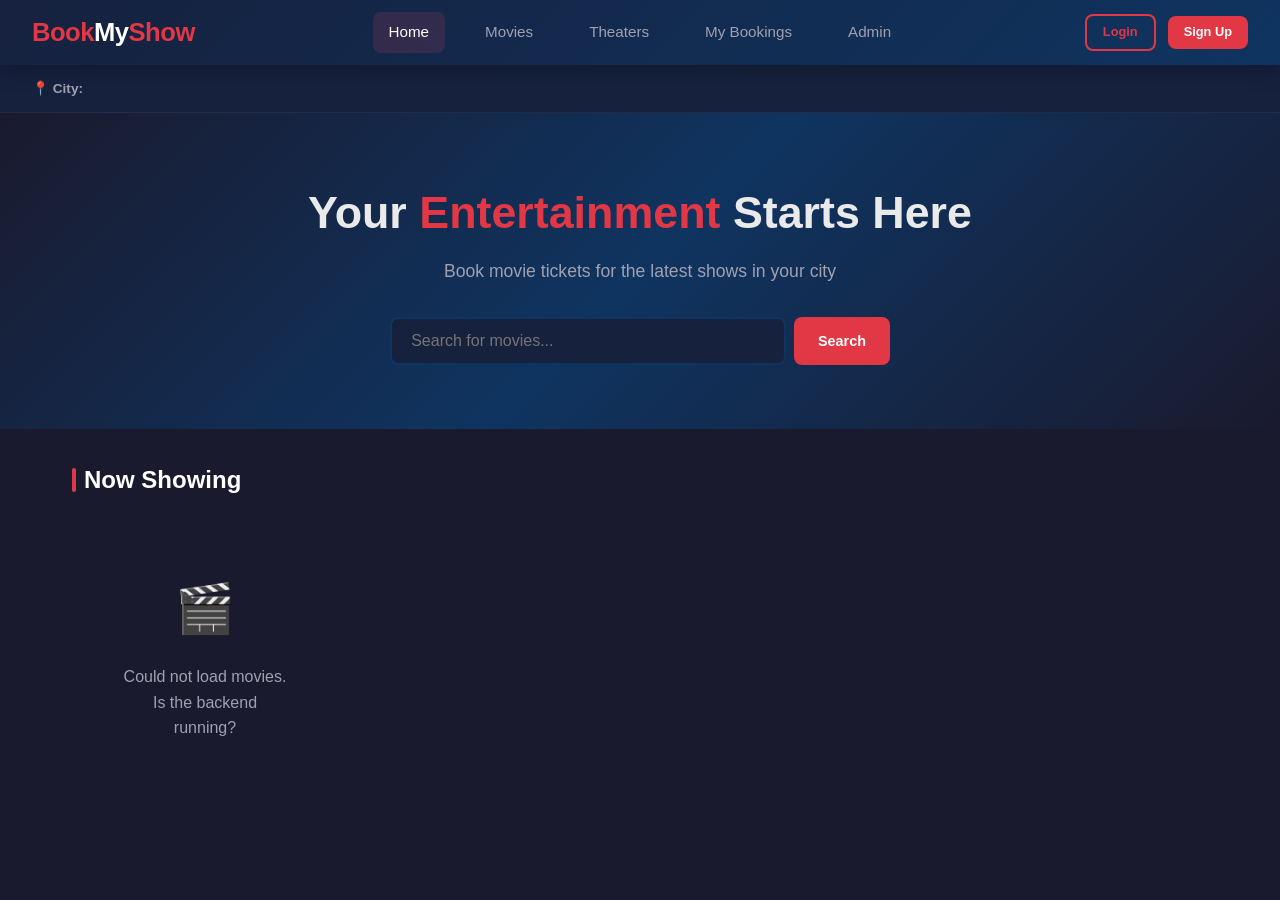
<file: index.html>
<!doctype html>
<html lang="en">
  <head>
    <meta charset="UTF-8" />
    <meta name="viewport" content="width=device-width, initial-scale=1.0" />
    <title>BookMyShow</title>
    <link rel="stylesheet" href="style.css" />
  </head>
  <body>
    <!-- NAVBAR -->
    <nav class="navbar">
      <a href="index.html" class="logo">Book<span>My</span>Show</a>
      <div class="nav-links">
        <a href="index.html" class="active">Home</a>
        <a href="movies.html">Movies</a>
        <a href="theaters.html">Theaters</a>
        <a href="bookings.html">My Bookings</a>
        <a href="admin.html">Admin</a>
      </div>
      <div class="nav-user" id="nav-user"></div>
    </nav>

    <!-- CITY BAR -->
    <div class="city-bar" id="city-bar">
      <span
        style="color: var(--text-muted); font-size: 0.85rem; font-weight: 600"
        >📍 City:</span
      >
    </div>

    <!-- HERO -->
    <section class="hero">
      <h1>Your <span>Entertainment</span> Starts Here</h1>
      <p>Book movie tickets for the latest shows in your city</p>
      <div class="search-bar">
        <input
          type="text"
          id="search-input"
          placeholder="Search for movies..."
          oninput="searchMovies()"
        />
        <button class="btn btn-primary" onclick="searchMovies()">Search</button>
      </div>
    </section>

    <!-- MOVIES SECTION -->
    <div class="container">
      <h2 class="section-title">Now Showing</h2>
      <div class="grid grid-4" id="movies-grid"></div>
    </div>

    <script src="api.js"></script>
    <script src="utils.js"></script>
    <script>
      let allMovies = [];
async function loadCities() {
    try {
        const cities = await CityAPI.getAll();
        const bar = document.getElementById("city-bar");
        
        // Pehle bar clear karo aur sirf shuru me ek baar 📍 icon ya label dalo
        bar.innerHTML = '<span style="color:#aaa; display:flex; align-items:center; margin-right:8px; font-weight:bold;">City📍:</span>';

        cities.forEach((city, i) => {
            const chip = document.createElement("button");
            
            if (i === 0) {
                chip.className = "city-chip active";
            } else {
                chip.className = "city-chip";
            }
            
            // Har city me SIRF city name rahega (bina pin ke)
            chip.textContent = city.name;

            chip.onclick = () => {
                document.querySelectorAll(".city-chip")
                    .forEach((c) => c.classList.remove("active"));
                chip.classList.add("active");
                showToast(`City: ${city.name}`, "info");
                loadMovies();
            };

            bar.appendChild(chip);
        });
    } catch (e) {
        console.log("No cities loaded yet");
    }
}
      async function loadMovies() {
        showLoading("movies-grid");
        try {
          allMovies = await MovieAPI.getAll();
          renderMovies(allMovies);
        } catch (e) {
          showEmpty(
            "movies-grid",
            "Could not load movies. Is the backend running?",
          );
        }
      }

      function renderMovies(movies) {
        const grid = document.getElementById("movies-grid");
        if (movies.length === 0) {
          showEmpty("movies-grid", "No movies found");
          return;
        }
        grid.innerHTML = movies
          .map(
            (m) => `
                <a href="movie-details.html?id=${m.id}" class="card">
                    <div class="card-img" style="display:flex;align-items:center;justify-content:center;font-size:4rem;background:linear-gradient(135deg, #1a1a2e, #16213e);">
                        <img src="${m.posterUrl || "assets/default-movie.png"}" alt="${m.title}" style="max-width:100%; max-height:100%; border-radius:4px;" />
                    </div>
                    <div class="card-body">
                        <h3>${m.title}</h3>
                        <p>${m.description || ""}</p>
                        <div style="margin-top:0.5rem; display:flex; gap:0.4rem; flex-wrap:wrap;">
                            ${m.genre ? `<span class="badge badge-genre">${m.genre}</span>` : ""}
                            ${m.language ? `<span class="badge badge-lang">${m.language}</span>` : ""}
                            ${m.rating ? `<span class="badge badge-rating">⭐ ${m.rating}</span>` : ""}
                        </div>
                    </div>
                    <div class="card-footer">
                        <span style="font-size:0.8rem;color:var(--text-muted);">${m.durationMinutes ? m.durationMinutes + " min" : ""}</span>
                        <span class="btn btn-sm btn-primary">Book Now</span>
                    </div>
                </a>
            `,
          )
          .join("");
      }

      function searchMovies() {
        const q = document
          .getElementById("search-input")
          .value.toLowerCase()
          .trim();
        if (!q) {
          renderMovies(allMovies);
          return;
        }
        const filtered = allMovies.filter(
          (m) =>
            m.title.toLowerCase().includes(q) ||
            (m.genre && m.genre.toLowerCase().includes(q)) ||
            (m.language && m.language.toLowerCase().includes(q)),
        );
        renderMovies(filtered);
      }

      loadCities();
      loadMovies();
    </script>
  </body>
</html>
</file>
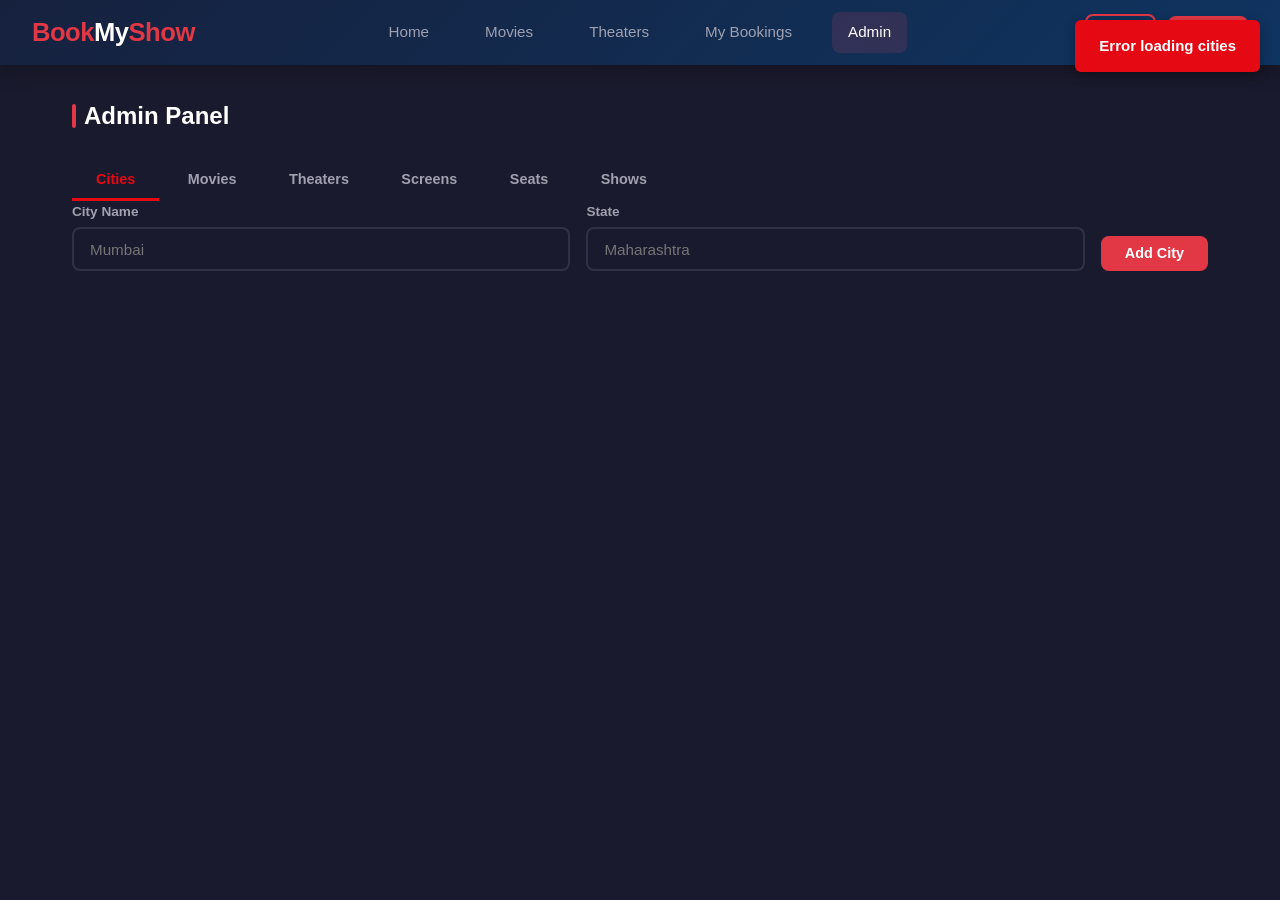
<file: admin.html>
<!DOCTYPE html>
<html lang="en">
<head>
    <meta charset="UTF-8">
    <meta name="viewport" content="width=device-width, initial-scale=1.0">
    <title>Admin - BookMyShow</title>
    <link rel="stylesheet" href="style.css">
</head>
<body>

    <nav class="navbar">
        <a href="index.html" class="logo">Book<span>My</span>Show</a>
        <div class="nav-links">
            <a href="index.html">Home</a>
            <a href="movies.html">Movies</a>
            <a href="theaters.html">Theaters</a>
            <a href="bookings.html">My Bookings</a>
            <a href="admin.html" class="active">Admin</a>
        </div>
        <div class="nav-user" id="nav-user"></div>
    </nav>

    <div class="container">
        <h2 class="section-title">Admin Panel</h2>

        <!-- TABS -->
       <div class="admin-nav nav-tabs">
    <button class="tab active" onclick="switchTab('cities', this)">Cities</button>
    <button class="tab" onclick="switchTab('movies', this)">Movies</button>
    <button class="tab" onclick="switchTab('theaters', this)">Theaters</button>
    <button class="tab" onclick="switchTab('screens', this)">Screens</button>
    <button class="tab" onclick="switchTab('seats', this)">Seats</button>
    <button class="tab" onclick="switchTab('shows', this)">Shows</button>
</div>

        <!-- ===== CITIES TAB ===== -->
        <div id="tab-cities" class="tab-content">
            <div style="display:flex; gap:1rem; margin-bottom:1.5rem; flex-wrap:wrap; align-items:flex-end;">
                <div class="form-group" style="flex:1;min-width:150px;margin:0;">
                    <label>City Name</label>
                    <input type="text" id="city-name" placeholder="Mumbai">
                </div>
                <div class="form-group" style="flex:1;min-width:150px;margin:0;">
                    <label>State</label>
                    <input type="text" id="city-state" placeholder="Maharashtra">
                </div>
                <button class="btn btn-primary" onclick="addCity()">Add City</button>
            </div>
            <div id="cities-table"></div>
        </div>

        <!-- ===== MOVIES TAB ===== -->
        <div id="tab-movies" class="tab-content" style="display:none;">
            <div style="display:flex; gap:1rem; margin-bottom:1.5rem; flex-wrap:wrap; align-items:flex-end;">
                <div class="form-group" style="flex:1;min-width:150px;margin:0;">
                    <label>Title</label>
                    <input type="text" id="movie-title" placeholder="Movie title">
                </div>
                <div class="form-group" style="flex:1;min-width:150px;margin:0;">
                    <label>Genre</label>
                    <input type="text" id="movie-genre" placeholder="Action">
                </div>
                <div class="form-group" style="flex:1;min-width:100px;margin:0;">
                    <label>Language</label>
                    <input type="text" id="movie-language" placeholder="Hindi">
                </div>
                <div class="form-group" style="flex:1;min-width:80px;margin:0;">
                    <label>Duration (min)</label>
                    <input type="number" id="movie-duration" placeholder="150">
                </div>
                <div class="form-group" style="flex:1;min-width:80px;margin:0;">
                    <label>Rating</label>
                    <input type="number" step="0.1" id="movie-rating" placeholder="8.5">
                </div>
                <div class="form-group" style="flex:1;min-width:120px;margin:0;">
                    <label>Release Date</label>
                    <input type="date" id="movie-release">
                </div>
            </div>
            <div class="form-group" style="margin-bottom:1rem;">
                <label>Description</label>
                <input type="text" id="movie-desc" placeholder="Short description">
            </div>
            <div class="form-group">
           <label>Poster Image Name</label>
            <input type="text" id="movie-poster" placeholder="Spider.jpg" class="form-control">
            </div>
            <button class="btn btn-primary" onclick="addMovie()" style="margin-bottom:1.5rem;">Add Movie</button>
            <div id="movies-table"></div>
        </div>

        <!-- ===== THEATERS TAB ===== -->
        <div id="tab-theaters" class="tab-content" style="display:none;">
    <div style="display:flex; gap:1rem; margin-bottom:8rem; flex-wrap:wrap; align-items:flex-end; position:relative; z-index:10;"></div>
                <div class="form-group" style="flex:1;min-width:150px;margin:0;">
                    <label>Theater Name</label>
                    <input type="text" id="theater-name" placeholder="PVR Cinemas">
                </div>
                <div class="form-group" style="flex:1;min-width:150px;margin:0;">
                    <label>Address</label>
                    <input type="text" id="theater-address" placeholder="Mall Road">
                </div>
                <div class="form-group" style="flex:1;min-width:120px;margin:0;">
                    <label>City</label>
                    <select id="theater-city"></select>
                </div>
   <button class="btn btn-primary" onclick="addTheater()" style="margin-top: 15px; margin-bottom: 2rem;">
    Add Theater
</button>
            </div>
            <div id="theaters-table"></div>
        </div>

       
 <!-- ===== SCREENS TAB ===== -->
<div id="tab-screens" class="tab-content" style="display:none;">
    <div style="display:flex; gap:1rem; margin-bottom:1.5rem; flex-wrap:wrap; align-items:flex-end;">
        <div class="form-group" style="flex:1; min-width:150px; margin:0;">
            <label>Select Theater</label>
            <select id="screen-theater">
                <option value="">Select Theater</option>
            </select>
        </div>
        <div class="form-group" style="flex:1; min-width:150px; margin:0;">
            <label>Screen Name</label>
            <input type="text" id="screen-name" placeholder="e.g. Screen 1">
        </div>
        <div class="form-group" style="flex:1; min-width:150px; margin:0;">
            <label>Total Seats</label>
            <input type="number" id="screen-seats" placeholder="100">
        </div>
        <button class="btn btn-primary" onclick="addScreen()">Add Screen</button>
    </div>

    <div id="screens-table"></div>
</div>

        <!-- ===== SEATS TAB ===== -->
        <div id="tab-seats" class="tab-content" style="display:none;">
            <div style="display:flex; gap:1rem; margin-bottom:1rem; flex-wrap:wrap; align-items:flex-end;">
                <div class="form-group" style="flex:1;min-width:120px;margin:0;">
                    <label>Screen</label>
                    <select id="seat-screen" onchange="loadSeatsForScreen()"></select>
                </div>
                <div class="form-group" style="flex:1;min-width:80px;margin:0;">
                    <label>Row (e.g. A)</label>
                    <input type="text" id="seat-row" placeholder="A" maxlength="2">
                </div>
                <div class="form-group" style="flex:1;min-width:60px;margin:0;">
                    <label>From Col</label>
                    <input type="number" id="seat-col-from" placeholder="1" min="1">
                </div>
                <div class="form-group" style="flex:1;min-width:60px;margin:0;">
                    <label>To Col</label>
                    <input type="number" id="seat-col-to" placeholder="10" min="1">
                </div>
                <div class="form-group" style="flex:1;min-width:100px;margin:0;">
                    <label>Type</label>
                    <select id="seat-type">
                        <option value="REGULAR">REGULAR</option>
                        <option value="PREMIUM">PREMIUM</option>
                        <option value="VIP">VIP</option>
                    </select>
                </div>
                <button class="btn btn-primary" onclick="addSeats()">Add Seats</button>
            </div>
            <p style="color:var(--text-muted);font-size:0.8rem;margin-bottom:1rem;">💡 This will create seats from col "From" to col "To" for the given row (e.g. A1, A2...A10)</p>
            <div id="seats-table"></div>
        </div>

        <!-- ===== SHOWS TAB ===== -->
        <div id="tab-shows" class="tab-content" style="display:none;">
            <div style="display:flex; gap:1rem; margin-bottom:1.5rem; flex-wrap:wrap; align-items:flex-end;">
                <div class="form-group" style="flex:1;min-width:150px;margin:0;">
                    <label>Movie</label>
                    <select id="show-movie"></select>
                </div>
                <div class="form-group" style="flex:1;min-width:150px;margin:0;">
                    <label>Screen</label>
                    <select id="show-screen"></select>
                </div>
                <div class="form-group" style="flex:1;min-width:120px;margin:0;">
                    <label>Date</label>
                    <input type="date" id="show-date">
                </div>
                <div class="form-group" style="flex:1;min-width:100px;margin:0;">
                    <label>Start Time</label>
                    <input type="time" id="show-start-time">
                </div>
                <div class="form-group" style="flex:1;min-width:100px;margin:0;">
                    <label>End Time</label>
                    <input type="time" id="show-end-time">
                </div>
                <div class="form-group" style="flex:1;min-width:80px;margin:0;">
                    <label>Ticket Price (₹)</label>
                    <input type="number" id="show-price" placeholder="250">
                </div>
                <button class="btn btn-primary" onclick="addShow()">Add Show</button>
            </div>
            <div id="shows-table"></div>
        </div>
    </div>

    <script src="api.js"></script>
    <script src="utils.js"></script>
    <script>
       function switchTab(tab, el) {
    // 1. Saare tab content hide kar do
    document.querySelectorAll('.tab-content').forEach(t => t.style.display = 'none');
    
    // 2. Tab buttons se active class hata do
    document.querySelectorAll('.tab').forEach(t => t.classList.remove('active'));
    
    // 3. Right element dhoondh ke display block karo (agar 'tab-screens' hai ya sirf 'screens')
    const target = document.getElementById(tab) || document.getElementById('tab-' + tab);
    if (target) {
        target.style.display = 'block';
    }

    // 4. Button par active class lagao
    if (el) {
        el.classList.add('active');
    }

    // 5. Data load karo tab ke according
    if (tab === 'cities') loadCities();
    else if (tab === 'movies') loadMovies();
    else if (tab === 'theaters') loadTheaters();
    else if (tab === 'screens') loadScreens();
    else if (tab === 'seats') loadSeatsForScreen();
    else if (tab === 'shows') loadShows();
}

        
        
       async function loadCities() {
    try {
        const cities = await CityAPI.getAll();
        const citySelect = document.getElementById('theater-city');
        if (!citySelect) return;

        // Reset dropdown with default option
        citySelect.innerHTML = '<option value="">Select City</option>';

        // Database se aayi har city ko loop karke add karo
        cities.forEach(city => {
            const opt = document.createElement('option');
            opt.value = city.id;       // Backend DB ki City ID
            opt.textContent = city.name; // Database se aane wala City Name (Jaipur etc.)
            citySelect.appendChild(opt);
        });
    } catch (e) {
        console.error("City load error:", e);
        showToast('Error loading cities', 'error');
    }
}

        async function addCity() {
            const name = document.getElementById('city-name').value.trim();
            const state = document.getElementById('city-state').value.trim();
            if (!name) { showToast('Please enter city name', 'error'); return; }
            try {
                await CityAPI.add({ name, state });
                showToast('City added!', 'success');
                document.getElementById('city-name').value = '';
                document.getElementById('city-state').value = '';
                loadCities();
            } catch (e) { showToast(e.message, 'error'); }
        }

        // ===== MOVIES =====
        async function loadMovies() {
            try {
                const movies = await MovieAPI.getAll();
                let html = '<table class="data-table"><thead><tr><th>ID</th><th>Title</th><th>Genre</th><th>Language</th><th>Duration</th><th>Rating</th><th>Actions</th></tr></thead><tbody>';
                movies.forEach(m => html += `<tr>
                    <td>${m.id}</td><td>${m.title}</td><td>${m.genre || ''}</td>
                    <td>${m.language || ''}</td><td>${m.durationMinutes || ''} min</td>
                    <td>${m.rating || ''}</td>
                    <td><button class="btn btn-sm btn-danger" onclick="deleteMovie(${m.id})">Delete</button></td>
                </tr>`);
                html += '</tbody></table>';
                document.getElementById('movies-table').innerHTML = movies.length ? html : '<div class="empty-state"><p>No movies added yet</p></div>';

                // dropdown for shows
                const showMovie = document.getElementById('show-movie');
                if (showMovie) {
                    showMovie.innerHTML = '<option value="">Select Movie</option>' + movies.map(m => `<option value="${m.id}">${m.title}</option>`).join('');
                }
            } catch (e) { console.log('Error loading movies'); }
        }

       async function addMovie() {
    const title = document.getElementById('movie-title').value;
    const genre = document.getElementById('movie-genre').value;
    const language = document.getElementById('movie-language').value;
    const durationMinutes = document.getElementById('movie-duration').value;
    const rating = document.getElementById('movie-rating').value;
    const releaseDate = document.getElementById('movie-release').value;
    const description = document.getElementById('movie-desc').value;

    // Yahan default poster image assign kar rahe hain title ke hisab se:
    const posterUrl = document.getElementById('movie-poster').value || 'Spider.jpg'; // Ya image ka exact path

    

    const movieData = {
        title,
        genre,
        language,
        durationMinutes,
        rating,
        releaseDate,
        description,
        posterUrl // Poster key backend object ko bhej rahe hain
    };

    try {
        await MovieAPI.add(movieData);
        showToast('Movie added successfully!', 'success');
        loadMovies();
    } catch (e) {
        showToast(e.message, 'error');
    }
}



        async function deleteMovie(id) {
            if (!confirm('Delete this movie?')) return;
            try {
                await MovieAPI.delete(id);
                showToast('Movie deleted', 'success');
                loadMovies();
            } catch (e) { showToast(e.message, 'error'); }
        }

        // ===== THEATERS =====
        async function loadTheaters() {
            try {
                const theaters = await TheaterAPI.getAll();
                let html = '<table class="data-table"><thead><tr><th>ID</th><th>Name</th><th>Address</th><th>City</th></tr></thead><tbody>';
               theaters.forEach(t => {
    html += `<tr><td>${t.id}</td><td>${t.name}</td><td>${t.address || ''}</td><td>${t.city?.name || ''}</td></tr>`;
});
                html += '</tbody></table>';
                document.getElementById('theaters-table').innerHTML = theaters.length ? html : '<div class="empty-state"><p>No theaters added yet</p></div>';

                // dropdown for screens
                const screenTheater = document.getElementById('screen-theater');
                if (screenTheater) {
                    screenTheater.innerHTML = '<option value="">Select Theater</option>' + theaters.map(t => `<option value="${t.id}">${t.name} (${t.city?.name || ''})</option>`).join('');
                }
            } catch (e) { console.log('Error loading theaters'); }
        }

       async function addTheater() {
    const name = document.getElementById('theater-name').value.trim();
    const address = document.getElementById('theater-address').value.trim();
    const cityId = document.getElementById('theater-city').value;

    if (!name || !address || !cityId) {
        showToast('Please fill all fields', 'error');
        return;
    }

    // Backend matching object structure:
    const theaterData = {
        name: name,
        address: address,
        city: {
            id: parseInt(cityId) // City object ke andar id bhej rahe hain
        }
    };

try {
    await TheaterAPI.add(theaterData);
    showToast('Theater added successfully!', 'success');
    
    // Yahan add karo form reset karne ke liye:
    document.getElementById('theater-name').value = '';
    document.getElementById('theater-address').value = '';
    document.getElementById('theater-city').value = '';

    loadTheaters();
} catch (e) {
    showToast(e.message, 'error');
}
       }

      
     async function loadScreens() {
    try {
        const screens = await ScreenAPI.getAll();

        let html = `
            <table class="data-table">
                <thead>
                    <tr>
                        <th>ID</th>
                        <th>NAME</th>
                        <th>SEATS</th>
                        <th>THEATER</th>
                    </tr>
                </thead>
                <tbody>
        `;

        screens.forEach(s => {
            html += `
                <tr>
                    <td>${s.id}</td>
                    <td>${s.name}</td>
                    <td>${s.totalSeats || ''}</td>
                    <td>${s.theater ? s.theater.name : ''}</td>
                </tr>
            `;
        });

        html += '</tbody></table>';

        const tableContainer = document.getElementById('screens-table');
        if (tableContainer) {
            tableContainer.innerHTML = screens.length ? html : '<div class="empty-state"><p>No screens found.</p></div>';
        }

        // 1. Screens Dropdowns Fill Karo (Seats & Shows Tab ke liye)
        const screenOpts = '<option value="">Select Screen</option>' + 
            screens.map(s => `<option value="${s.id}">${s.name}</option>`).join('');
        
        ['seat-screen', 'show-screen'].forEach(id => {
            const el = document.getElementById(id);
            if (el) el.innerHTML = screenOpts;
        });

        // 2. Form ke "Select Theater" Dropdown ko Fill Karo
        if (typeof TheaterAPI !== 'undefined') {
            const theaters = await TheaterAPI.getAll();
            const theaterOpts = '<option value="">Select Theater</option>' + 
                theaters.map(t => `<option value="${t.id}">${t.name}</option>`).join('');
            const theaterSelect = document.getElementById('screen-theater');
            if (theaterSelect) theaterSelect.innerHTML = theaterOpts;
        }

    } catch (e) {
        console.error('Error loading screens:', e);
    }
}

     async function addScreen() {
    const nameVal = document.getElementById('screen-name').value.trim();
    const seatsVal = parseInt(document.getElementById('screen-seats').value) || null;
    const theaterIdVal = parseInt(document.getElementById('screen-theater').value);

    if (!nameVal || !theaterIdVal) {
        showToast('Screen name aur theater select karna zaroori hai', 'error');
        return;
    }

    const data = {
        name: nameVal,
        totalSeats: seatsVal,
        theater: { id: theaterIdVal }
    };

    try {
        await ScreenAPI.add(data);
        showToast('Screen successfully add ho gayi!', 'success');
        document.getElementById('screen-name').value = '';
        document.getElementById('screen-seats').value = '';
        document.getElementById('screen-theater').value = '';
        loadScreens();
    } catch (e) {
        showToast(e.message || 'Screen add karne me error aaya', 'error');
    }
}

        async function loadSeatsForScreen() {
    const screenId = document.getElementById('seat-screen').value;
    if (!screenId) { document.getElementById('seats-table').innerHTML = ''; return; }
    try {
        const seats = await SeatAPI.getByScreen(screenId);
        let html = '<table class="data-table"><thead><tr><th>ID</th><th>Seat #</th><th>Row</th><th>Col</th><th>Type</th></tr></thead><tbody>';
        seats.forEach(s => {
            html += `<tr><td>${s.id}</td><td>${s.seatNumber}</td><td>${s.row || ''}</td><td>${s.col || ''}</td><td>${s.seatType || ''}</td></tr>`;
        });
        html += '</tbody></table>';
        document.getElementById('seats-table').innerHTML = seats.length ? html : '<div class="empty-state"><p>No seats found</p></div>';
    } catch (e) { document.getElementById('seats-table').innerHTML = ''; }
}

        async function addSeats() {
            const screenId = parseInt(document.getElementById('seat-screen').value);
            const row = document.getElementById('seat-row').value.trim().toUpperCase();
            const from = parseInt(document.getElementById('seat-col-from').value);
            const to = parseInt(document.getElementById('seat-col-to').value);
            const seatType = document.getElementById('seat-type').value;

            if (!screenId || !row || !from || !to) { showToast('Fill all seat fields', 'error'); return; }
            if (from > to) { showToast('From col must be <= To col', 'error'); return; }

            try {
                for (let col = from; col <= to; col++) {
await SeatAPI.add({
    seatNumber: row + col,
    row: row,
    col: col,
    seatType: seatType,
    screen: { id: screenId },
    isBooked: false,   // <-- Check karo Java entity me field ka naam 'isBooked' hai ya 'booked'
    booked: false
});
                }
                showToast(`Added seats ${row}${from} to ${row}${to}!`, 'success');
                loadSeatsForScreen();
            } catch (e) { showToast(e.message, 'error'); }
        }

        // ===== SHOWS =====
        async function loadShows() {
            try {
                const shows = await ShowAPI.getAll();
                let html = '<table class="data-table"><thead><tr><th>ID</th><th>Movie</th><th>Screen</th><th>Date</th><th>Time</th><th>Price</th></tr></thead><tbody>';
                shows.forEach(s => html += `<tr><td>${s.id}</td><td>${s.movie?.title || ''}</td><td>${s.screen?.name || ''} (${s.screen?.theater?.name || ''})</td><td>${s.showDate}</td><td>${s.startTime}-${s.endTime || ''}</td><td>₹${s.ticketPrice || 0}</td></tr>`);
                html += '</tbody></table>';
                document.getElementById('shows-table').innerHTML = shows.length ? html : '<div class="empty-state"><p>No shows added yet</p></div>';
            } catch (e) { console.log('Error loading shows'); }
        }

        async function addShow() {
    const movieId = document.getElementById('show-movie').value;
    const screenId = document.getElementById('show-screen').value;
    const showDate = document.getElementById('show-date').value;
    let startTime = document.getElementById('show-start-time').value;
    let endTime = document.getElementById('show-end-time').value;

    if (startTime && startTime.length === 5) startTime += ":00";
    if (endTime && endTime.length === 5) endTime += ":00";

    const ticketPrice = document.getElementById('show-price').value;

    if (!movieId || !screenId || !showDate || !startTime || !endTime || !ticketPrice) {
        showToast("Kripya saare fields sahi se bharen!", 'error');
        return;
    }

    const payload = {
        movie: { id: parseInt(movieId) },
        screen: { id: parseInt(screenId) },
        showDate: showDate,
        startTime: startTime,
        endTime: endTime,
        ticketPrice: parseFloat(ticketPrice)
    };

   try {
        await ShowAPI.add(payload);
        showToast("Show Successfully Added!", 'success');
        
        // Agar loadShows function defined hai to chalega, warna page safely reload hoga
        if (typeof loadShows === 'function') {
            loadShows();
        } else {
            setTimeout(() => location.reload(), 2000);
        }
    } catch (error) {
        console.error("Error adding show:", error);
        showToast("Error: " + error.message, 'error');
    }
}

// ===== INIT =====
async function init() {
    // Basic essential functions jo file me exist karte hain
    if (typeof loadCities === 'function') await loadCities();
    if (typeof loadMovies === 'function') await loadMovies();
    if (typeof loadTheaters === 'function') await loadTheaters();
    if (typeof loadScreens === 'function') await loadScreens();
    if (typeof loadShows === 'function') await loadShows();
}

init();
    </script>
</body>
</html>
</file>
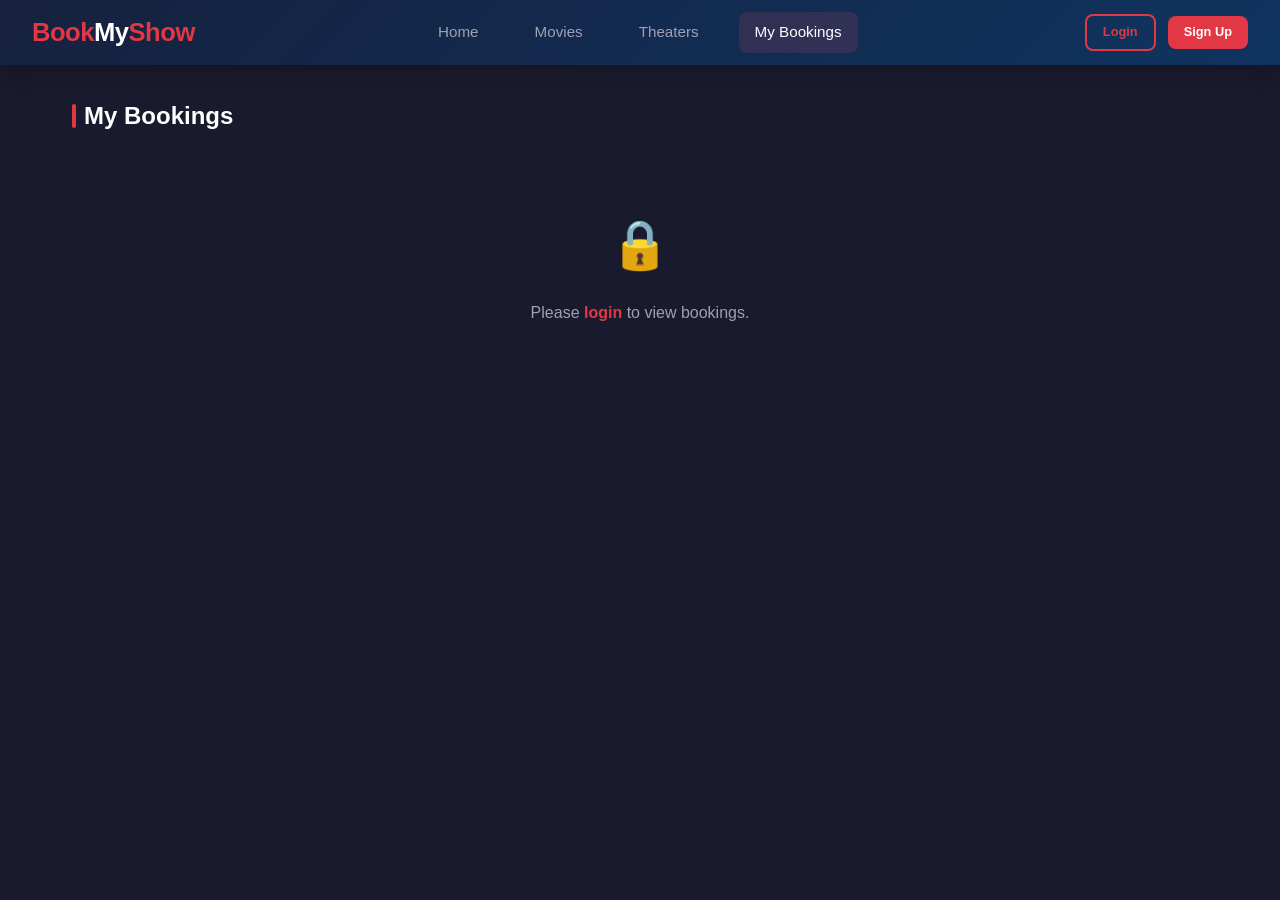
<file: bookings.html>
<!DOCTYPE html>
<html lang="en">
<head>
    <meta charset="UTF-8">
    <meta name="viewport" content="width=device-width, initial-scale=1.0">
    <title>My Bookings - BookMyShow</title>
    <link rel="stylesheet" href="style.css">
</head>
<body>

    <nav class="navbar">
        <a href="index.html" class="logo">Book<span>My</span>Show</a>
        <div class="nav-links">
            <a href="index.html">Home</a>
            <a href="movies.html">Movies</a>
            <a href="theaters.html">Theaters</a>
            <a href="bookings.html" class="active">My Bookings</a>
        </div>
        <div class="nav-user" id="nav-user"></div>
    </nav>

    <div class="container">
        <h2 class="section-title" style="text-align: center; margin-bottom: 1.5rem;">My Bookings</h2>
        <div id="bookings-list" style="display: flex; flex-direction: column; gap: 1rem; align-items: center; width: 100%;"></div>
    </div>

   <script src="api.js"></script>
<script src="utils.js"></script>
<script>
async function loadBookings() {
    const user = getLoggedInUser();
    if (!user) {
        document.getElementById('bookings-list').innerHTML = `
            <div class="empty-state">
                <div class="icon">🔒</div>
                <p>Please <a href="login.html" style="color:var(--primary);font-weight:700;">login</a> to view bookings.</p>
            </div>`;
        return;
    }

    showLoading('bookings-list');
    try {
        const bookings = await BookingAPI.getByUser(user.id);
        if (bookings.length === 0) {
            showEmpty('bookings-list', 'No bookings yet. Go book some movies! 🎬');
            return;
        }
document.getElementById('bookings-list').innerHTML = bookings.map(b => `
           <div style="width: 100%; max-width: 750px; background: rgba(255, 255, 255, 0.05); border-radius: 12px; padding: 1.2rem; margin-bottom: 1rem; border: 1px solid rgba(255, 255, 255, 0.1); display: flex !important; justify-content: space-between !important; align-items: center !important;">
                
                <!-- Left Side Details -->
                <div style="display: flex; flex-direction: column; gap: 4px; text-align: left;">
                    <h3 style="margin: 0; font-size: 1.15rem; color: #fff;">🎬 ${b.show?.movie?.title || 'Movie'}</h3>
                    <p style="margin: 0; color: #a0a0a0; font-size: 0.85rem; line-height: 1.5;">
                        🏛️ ${b.show?.screen?.theater?.name || ''} - ${b.show?.screen?.name || ''}<br>
                        📅 ${b.show?.showDate || ''} &nbsp; ⏰ ${b.show?.startTime || ''}<br>
                        💺 Seats: ${b.seats ? b.seats.map(s => s.seatNumber).join(', ') : 'N/A'}<br>
                        🗓️ Booked: ${b.bookedAt ? new Date(b.bookedAt).toLocaleString() : ''}
                    </p>
                </div>

                <!-- Right Side Price & Action -->
                <div style="display: flex; flex-direction: column; align-items: flex-end; gap: 6px; flex-shrink: 0;">
                    <div style="font-size: 1.3rem; font-weight: 700; color: ${b.status === 'CANCELLED' ? '#e94560' : '#2ecc71'};">
                        ₹${b.totalPrice || 0}
                    </div>
                    <span style="padding: 4px 10px; border-radius: 4px; font-size: 0.75rem; font-weight: 700; background: ${b.status === 'CANCELLED' ? '#e94560' : '#2ecc71'}; color: #fff;">
                        ${b.status}
                    </span>
                    ${b.status !== 'CANCELLED' ? `
                        <button class="btn btn-sm btn-danger" style="margin-top: 4px; padding: 4px 12px; font-size: 0.8rem; cursor: pointer;" onclick="cancelBooking('${b.id}')">
                            Cancel
                        </button>
                    ` : ''}
                </div>
            </div>
        `).join('');
    } catch (e) {
        console.error("Bookings error:", e);
    }
}

async function cancelBooking(id) {
    if (!confirm('Are you sure you want to cancel this booking?')) return;
    try {
        await BookingAPI.cancel(id);
        showToast('Booking cancelled', 'success');
        loadBookings();
    } catch (e) {
        showToast(e.message, 'error');
    }
}

loadBookings();
</script>
</body>
</html>
</file>
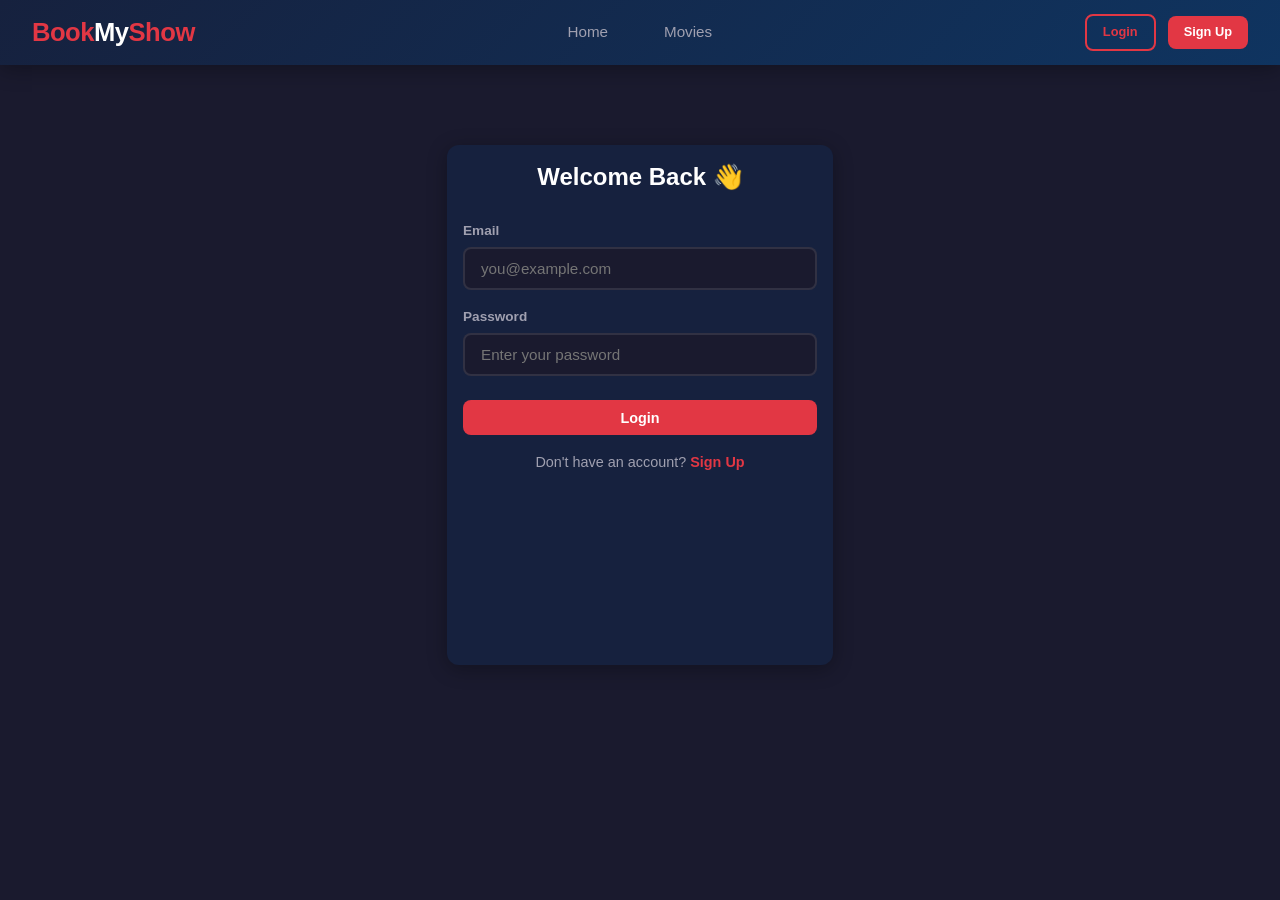
<file: login.html>
<!DOCTYPE html>
<html lang="en">
<head>
    <meta charset="UTF-8">
    <meta name="viewport" content="width=device-width, initial-scale=1.0">
    <title>Login - BookMyShow</title>
    <link rel="stylesheet" href="style.css">
</head>
<body>

    <nav class="navbar">
        <a href="index.html" class="logo">Book<span>My</span>Show</a>
        <div class="nav-links">
            <a href="index.html">Home</a>
            <a href="movies.html">Movies</a>
        </div>
        <div class="nav-user" id="nav-user"></div>
    </nav>

    <div class="container" style="max-width: 450px; margin-top: 3rem;">
        <div class="card" style="border:none;">
            <div class="card-body" style="padding: 2rem;">
                <h2 style="text-align:center; margin-bottom: 1.5rem; color: var(--white);">Welcome Back 👋</h2>
                <form id="login-form" onsubmit="handleLogin(event)">
                    <div class="form-group">
                        <label>Email</label>
                        <input type="email" id="email" placeholder="you@example.com" required>
                    </div>
                    <div class="form-group">
                        <label>Password</label>
                        <input type="password" id="password" placeholder="Enter your password" required>
                    </div>
                    <button type="submit" class="btn btn-primary btn-block" style="margin-top: 0.5rem;">Login</button>
                </form>
                <p style="text-align: center; margin-top: 1rem; color: var(--text-muted); font-size: 0.9rem;">
                    Don't have an account? <a href="register.html" style="color: var(--primary); font-weight:600;">Sign Up</a>
                </p>
            </div>
        </div>
    </div>

    <script src="api.js"></script>
    <script src="utils.js"></script>
    <script>
        async function handleLogin(e) {
            e.preventDefault();
            const data = {
                email: document.getElementById('email').value,
                password: document.getElementById('password').value
            };
            try {
                const user = await UserAPI.login(data);
                setLoggedInUser(user);
                showToast(`Welcome back, ${user.name}!`, 'success');
                setTimeout(() => window.location.href = 'index.html', 1000);
            } catch (err) {
                showToast(err.message, 'error');
            }
        }
    </script>
</body>
</html>
</file>
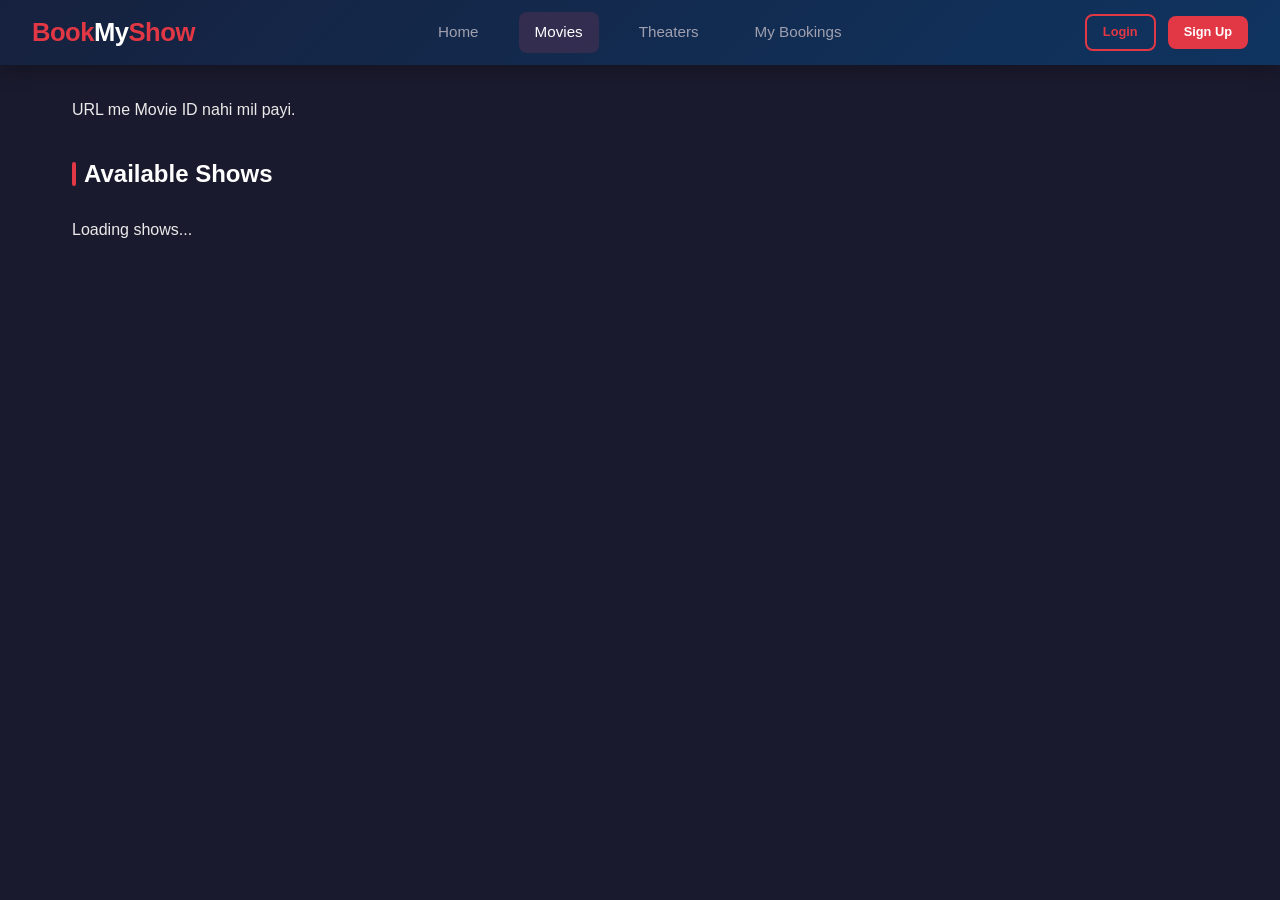
<file: movie-details.html>
<!DOCTYPE html>
<html lang="en">
<head>
    <meta charset="UTF-8">
    <meta name="viewport" content="width=device-width, initial-scale=1.0">
    <title>Movie Details - BookMyShow</title>
    <link rel="stylesheet" href="style.css">
   
</head>
<body>

    <nav class="navbar">
        <a href="index.html" class="logo">Book<span>My</span>Show</a>
        <div class="nav-links">
            <a href="index.html">Home</a>
            <a href="movies.html" class="active">Movies</a>
            <a href="theaters.html">Theaters</a>
            <a href="bookings.html">My Bookings</a>
        </div>
        <div class="nav-user" id="nav-user"></div>
    </nav>

    <div class="container">
        <!-- Movie Details Container -->
        <div id="movie-detail" class="movie-detail">
            <p>Loading movie details...</p>
        </div>

        <!-- Available Shows Section -->
        <h2 class="section-title">Available Shows</h2>
        <div id="shows-list">
            <p>Loading shows...</p>
        </div>
    </div>

    <!-- SEAT SELECTION MODAL -->
    <div class="modal-overlay" id="seat-modal" style="display:none;">
        <div class="modal">
            <button class="modal-close" onclick="closeSeatModal()">&times;</button>
            <h2 id="seat-modal-title">Select Seats</h2>
            <div class="screen-label">SCREEN THIS WAY</div>
            <div class="screen-indicator"></div>
            
            <div class="seats-container">
                <div class="seat-map" id="seat-map"></div>
            </div>
            
            <div class="booking-summary" id="booking-summary" style="display:none;">
                <h3>Booking Summary</h3>
                <div id="summary-content"></div>
            </div>
            
            <button class="btn btn-primary btn-block" id="confirm-btn" onclick="confirmBooking()" disabled>Confirm Booking</button>
        </div>
    </div>

    <script src="api.js"></script>
    <script src="utils.js"></script>
    <script>
        const params = new URLSearchParams(window.location.search);
        const movieId = params.get('id');
        let currentShow = null;
        let selectedSeatIds = [];
        let globalShowsList = [];

        document.addEventListener("DOMContentLoaded", () => {
            loadMovie();
        });

        async function loadMovie() {
            const detailEl = document.getElementById('movie-detail');
            if (!movieId) {
                if (detailEl) detailEl.innerHTML = '<div><p>URL me Movie ID nahi mil payi.</p></div>';
                return;
            }

            try {
                const movie = await MovieAPI.getById(movieId);
                renderMovieDetails(movie);
            } catch (e) {
                console.error("Movie fetch error:", e);
                if (detailEl) detailEl.innerHTML = '<div><p>Movie details load nahi ho payi.</p></div>';
            }

            loadShows();
        }

        // Complete renderMovieDetails function with Poster Image Fix
        function renderMovieDetails(movie) {
            const detailContainer = document.getElementById('movie-detail');
            if (!detailContainer) return;

            if (!movie) {
                detailContainer.innerHTML = '<div><p>Movie details missing.</p></div>';
                return;
            }

            // Backend se aane wale sabhi image property names check kar rahe hain
            const imageSrc = movie.posterUrl || movie.poster || movie.imageUrl || movie.image || movie.bannerUrl;

            const posterHTML = imageSrc 
                ? `<img src="${imageSrc}" alt="${movie.title || 'Movie'}" class="movie-poster-img" onerror="this.onerror=null; this.outerHTML='<div class=\'movie-poster\'>🎬</div>';">`
                : `<div class="movie-poster">🎬</div>`;

            detailContainer.innerHTML = `
                ${posterHTML}
                <div class="movie-info">
                    <h1>${movie.title || 'Movie'}</h1>
                    <div class="movie-badges">
                        ${movie.genre ? `<span class="badge badge-genre">${movie.genre}</span>` : ''}
                        ${movie.language ? `<span class="badge badge-lang">${movie.language}</span>` : ''}
                        ${movie.rating ? `<span class="badge badge-rating">⭐ ${movie.rating}</span>` : ''}
                        ${movie.durationMinutes ? `<span class="badge badge-duration">⏱ ${movie.durationMinutes} min</span>` : ''}
                    </div>
                    <p class="movie-description">${movie.description || 'No description available.'}</p>
                    ${movie.releaseDate ? `<p class="movie-release">📅 Release: ${movie.releaseDate}</p>` : ''}
                </div>
            `;
        }

        async function loadShows() {
            const container = document.getElementById('shows-list');
            container.innerHTML = '<p>Loading available shows...</p>';

            try {
                const fetchedShows = await ShowAPI.getByMovie(movieId);
                globalShowsList = fetchedShows || [];

                if (!globalShowsList || globalShowsList.length === 0) {
                    container.innerHTML = '<p>Is movie ke liye koi shows available nahi hain.</p>';
                    return;
                }

                container.innerHTML = globalShowsList.map((s, index) => {
                    const theaterName = s.theater ? (s.theater.name || s.theater) : (s.screen && s.screen.theater ? s.screen.theater.name : 'Cinema');
                    const screenName = s.screen ? (s.screen.name || s.screen) : 'Audi 1';
                    const location = s.location || (s.theater && s.theater.location) || (s.screen && s.screen.theater && s.screen.theater.city ? s.screen.theater.city.name : 'Delhi');
                    const price = s.ticketPrice || s.price || 200;
                    const showDate = s.showDate || s.date || '';
                    const startTime = s.startTime || s.showTime || s.time || '15:00';
                    const endTime = s.endTime || '';

                    return `
                        <div class="show-card">
                            <div class="show-info">
                                <h4>🎥 ${theaterName} - <span>${screenName}</span></h4>
                                <p>📅 ${showDate} &nbsp; 🕒 ${startTime} ${endTime ? '- ' + endTime : ''}</p>
                                <p class="location">📍 ${location}</p>
                            </div>
                            <div class="show-meta">
                                <div class="price">₹${price}</div>
                                <button type="button" class="btn-select-seats" onclick="selectShowByIndex(${index})">Select Seats</button>
                            </div>
                        </div>
                    `;
                }).join('');

            } catch (e) {
                console.error("Load shows error:", e);
                container.innerHTML = '<p>Shows load nahi ho paye. Please try again.</p>';
            }
        }

        function selectShowByIndex(index) {
            if (globalShowsList[index]) {
                selectShow(globalShowsList[index]);
            }
        }

        async function selectShow(show) {
            currentShow = show;
            selectedSeatIds = [];

            const screenName = show.screen ? (show.screen.name || show.screen) : "Audi 1";
            const titleEl = document.getElementById('seat-modal-title');
            if (titleEl) {
                titleEl.textContent = `${screenName} — ${show.showDate || ''} ${show.startTime || show.showTime || ''}`;
            }

            const modalEl = document.getElementById('seat-modal');
            modalEl.style.display = 'flex';

            const mapEl = document.getElementById('seat-map');
            mapEl.innerHTML = '<p>Loading seat layout...</p>';

            try {
                const screenId = show.screen ? (show.screen.id || show.screen) : (show.screenId || 1);
                
                const [allSeats, availableSeats] = await Promise.all([
                    SeatAPI.getByScreen(screenId).catch(() => []),
                    BookingAPI.getAvailableSeats(show.id).catch(() => [])
                ]);

                const availableIds = (availableSeats || []).map(as => as.id);
                renderSeatMap(allSeats || [], availableIds);
            } catch (e) {
                console.error("Seats load error:", e);
                mapEl.innerHTML = '<p>Error loading seats.</p>';
            }
        }

        function renderSeatMap(allSeats, availableIds) {
            const mapEl = document.getElementById('seat-map');
            if (!mapEl) return;
            mapEl.innerHTML = '';

            if (!allSeats || allSeats.length === 0) {
                mapEl.innerHTML = '<p>No seats configured for this screen.</p>';
                return;
            }

            const rows = {};
            allSeats.forEach(seat => {
                let rowName = seat.row || seat.rowName;
                if (!rowName && seat.seatNumber) {
                    rowName = seat.seatNumber.match(/^[A-Za-z]+/)?.[0] || seat.seatNumber.charAt(0);
                }
                if (!rowName) rowName = 'A';
                rowName = rowName.toUpperCase();

                if (!rows[rowName]) rows[rowName] = [];
                rows[rowName].push(seat);
            });

            Object.keys(rows).sort().forEach(row => {
                const rowDiv = document.createElement('div');
                rowDiv.className = 'seat-row';

                const labelDiv = document.createElement('div');
                labelDiv.className = 'seat-row-label';
                labelDiv.textContent = row;
                rowDiv.appendChild(labelDiv);

                const seatsRowWrapper = document.createElement('div');
                seatsRowWrapper.className = 'seats-row-wrapper';

                rows[row].sort((a, b) => {
                    const numA = parseInt((a.seatNumber || '').replace(/\D/g, '')) || 0;
                    const numB = parseInt((b.seatNumber || '').replace(/\D/g, '')) || 0;
                    return numA - numB;
                }).forEach(seat => {
                    const isAvailable = availableIds.includes(seat.id);
                    const seatDiv = document.createElement('div');
                    seatDiv.className = `seat ${isAvailable ? 'available' : 'booked'}`;
                    seatDiv.textContent = seat.col || (seat.seatNumber ? seat.seatNumber.replace(/^[A-Za-z]+/, '') : seat.id);

                    if (isAvailable) {
                        seatDiv.onclick = () => toggleSeat(seatDiv, seat.id);
                    }
                    seatsRowWrapper.appendChild(seatDiv);
                });

                rowDiv.appendChild(seatsRowWrapper);
                mapEl.appendChild(rowDiv);
            });

            updateSummary();
        }

        function toggleSeat(el, id) {
            if (selectedSeatIds.includes(id)) {
                selectedSeatIds = selectedSeatIds.filter(sid => sid !== id);
                el.classList.remove('selected');
                el.classList.add('available');
            } else {
                selectedSeatIds.push(id);
                el.classList.remove('available');
                el.classList.add('selected');
            }
            updateSummary();
        }

        function updateSummary() {
            const summaryEl = document.getElementById('booking-summary');
            const contentEl = document.getElementById('summary-content');
            const confirmBtn = document.getElementById('confirm-btn');

            if (!summaryEl || !contentEl || !confirmBtn) return;

            if (selectedSeatIds.length > 0) {
                summaryEl.style.display = 'block';
                const pricePerTicket = currentShow ? (currentShow.ticketPrice || currentShow.price || 200) : 200;
                const totalAmount = selectedSeatIds.length * pricePerTicket;
                contentEl.innerHTML = `
                    <div class="summary-row"><span>Seats selected:</span><span>${selectedSeatIds.length}</span></div>
                    <div class="summary-row"><span>Price per ticket:</span><span>₹${pricePerTicket}</span></div>
                    <div class="summary-row total"><span>Total Amount:</span><span>₹${totalAmount}</span></div>
                `;
                confirmBtn.disabled = false;
            } else {
                summaryEl.style.display = 'none';
                confirmBtn.disabled = true;
            }
        }

        function closeSeatModal() {
            document.getElementById('seat-modal').style.display = 'none';
        }

        async function confirmBooking() {
            const user = typeof getLoggedInUser === 'function' ? getLoggedInUser() : { id: 1 };
            if (!user) {
                showToast("Please login to book tickets");
                return;
            }
            if (selectedSeatIds.length === 0) {
                showToast("Select at least one seat");
                return;
            }

            const btn = document.getElementById('confirm-btn');
            btn.disabled = true;
            btn.textContent = 'Processing...';

            const bookingData = {
                userId: user.id,
                showId: currentShow.id,
                seatIds: selectedSeatIds
            };

            try {
                await BookingAPI.create(bookingData);
                showToast("🎉 Booking confirmed!");
                closeSeatModal();
                setTimeout(() => {
                  window.location.href = 'bookings.html';
                }, 1500);
                
            } catch (e) {
                showToast(e.message || "Booking failed.");
                btn.disabled = false;
                btn.textContent = 'Confirm Booking';
            }
        }
    </script>
</body>
</html>
</file>
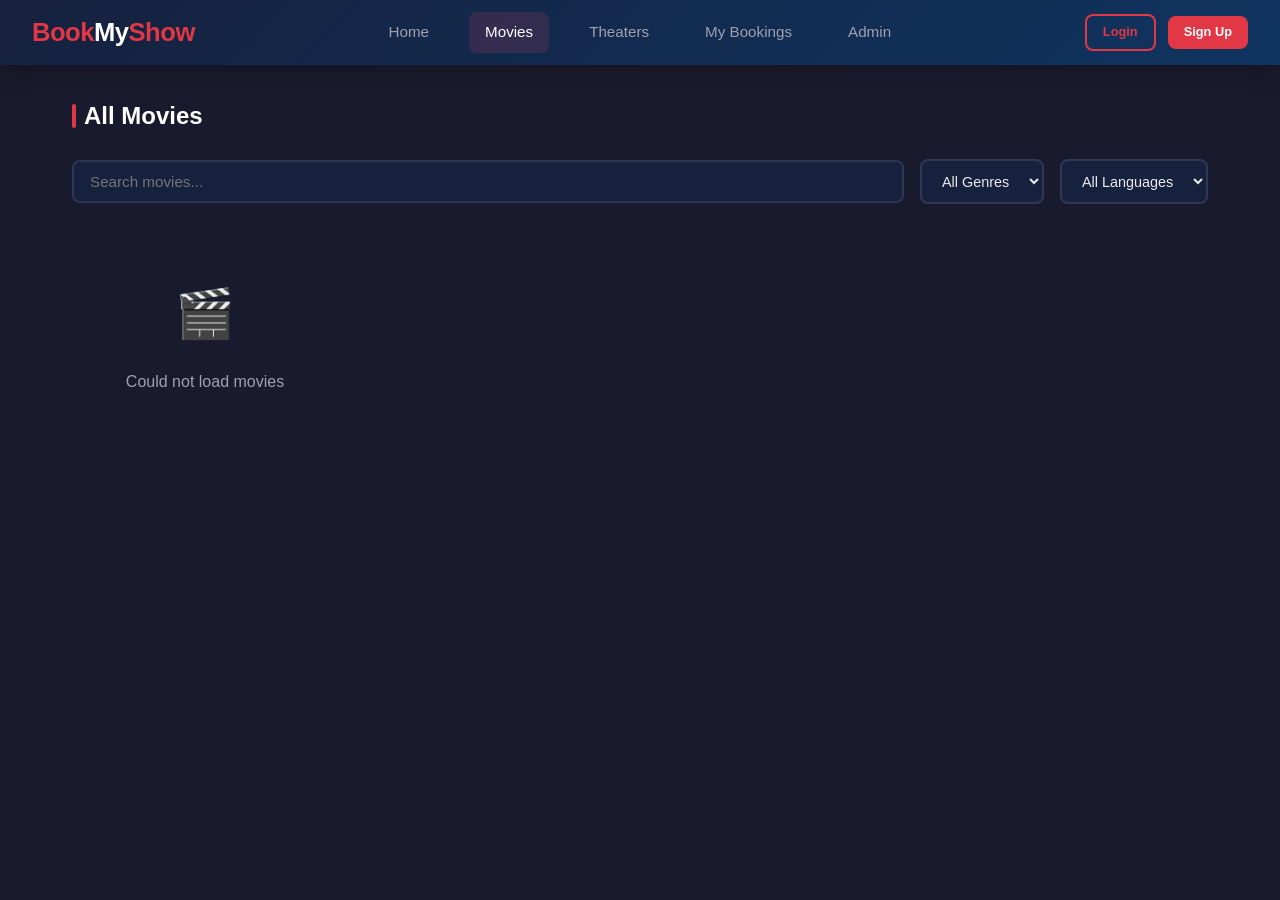
<file: movies.html>
<!doctype html>
<html lang="en">
  <head>
    <meta charset="UTF-8" />
    <meta name="viewport" content="width=device-width, initial-scale=1.0" />
    <title>Movies - BookMyShow</title>
    <link rel="stylesheet" href="style.css" />
  </head>
  <body>
    <nav class="navbar">
      <a href="index.html" class="logo">Book<span>My</span>Show</a>
      <div class="nav-links">
        <a href="index.html">Home</a>
        <a href="movies.html" class="active">Movies</a>
        <a href="theater.html">Theaters</a>
        <a href="bookings.html">My Bookings</a>
        <a href="Admin.html">Admin</a>
      </div>
      <div class="nav-user" id="nav-user"></div>
    </nav>

    <div class="container">
      <h2 class="section-title">All Movies</h2>

      <!-- Filters -->
      <div
        style="
          display: flex;
          gap: 1rem;
          margin-bottom: 1.5rem;
          flex-wrap: wrap;
          align-items: center;
        "
      >
        <input
          type="text"
          id="search"
          placeholder="Search movies..."
          style="
            flex: 1;
            min-width: 200px;
            padding: 0.7rem 1rem;
            border-radius: 8px;
            border: 2px solid rgba(255, 255, 255, 0.1);
            background: var(--bg-card);
            color: var(--text);
            font-size: 0.95rem;
            outline: none;
          "
          oninput="filterMovies()"
        />
        <select
          id="genre-filter"
          onchange="filterMovies()"
          style="
            padding: 0.7rem 1rem;
            border-radius: 8px;
            border: 2px solid rgba(255, 255, 255, 0.1);
            background: var(--bg-card);
            color: var(--text);
            font-size: 0.9rem;
            outline: none;
          "
        >
          <option value="">All Genres</option>
        </select>
        <select
          id="lang-filter"
          onchange="filterMovies()"
          style="
            padding: 0.7rem 1rem;
            border-radius: 8px;
            border: 2px solid rgba(255, 255, 255, 0.1);
            background: var(--bg-card);
            color: var(--text);
            font-size: 0.9rem;
            outline: none;
          "
        >
          <option value="">All Languages</option>
        </select>
      </div>

      <div class="grid grid-4" id="movies-grid"></div>
    </div>

    <script src="api.js"></script>
    <script src="utils.js"></script>
    <script>
      let allMovies = [];

      async function loadMovies() {
        showLoading("movies-grid");
        try {
          allMovies = await MovieAPI.getAll();
          renderMovies(allMovies);
          populateFilters();
        } catch (e) {
          showEmpty("movies-grid", "Could not load movies");
        }
      }

      function populateFilters() {
        const genres = [
          ...new Set(allMovies.map((m) => m.genre).filter(Boolean)),
        ];
        const langs = [
          ...new Set(allMovies.map((m) => m.language).filter(Boolean)),
        ];
        const gf = document.getElementById("genre-filter");
        const lf = document.getElementById("lang-filter");
        genres.forEach(
          (g) => (gf.innerHTML += `<option value="${g}">${g}</option>`),
        );
        langs.forEach(
          (l) => (lf.innerHTML += `<option value="${l}">${l}</option>`),
        );
      }

      function filterMovies() {
        const q = document.getElementById("search").value.toLowerCase();
        const genre = document.getElementById("genre-filter").value;
        const lang = document.getElementById("lang-filter").value;
        let filtered = allMovies;
        if (q)
          filtered = filtered.filter((m) => m.title.toLowerCase().includes(q));
        if (genre) filtered = filtered.filter((m) => m.genre === genre);
        if (lang) filtered = filtered.filter((m) => m.language === lang);
        renderMovies(filtered);
      }

      function renderMovies(movies) {
        const grid = document.getElementById("movies-grid");
        if (movies.length === 0) {
          showEmpty("movies-grid", "No movies found");
          return;
        }
        grid.innerHTML = movies
          .map(
            (m) => `
                <a href="movie-detail.html?id=${m.id}" class="card">
                    <div class="card-img" style="display:flex;align-items:center;justify-content:center;font-size:4rem;background:linear-gradient(135deg, #1a1a2e, #16213e);">
                        <img src="${m.posterUrl || "../assets/default-movie.png"}" alt="${m.title}" style="max-width:100%; max-height:100%; border-radius:4px;" />
                    </div>
                    <div class="card-body">
                        <h3>${m.title}</h3>
                        <p>${m.description || ""}</p>
                        <div style="margin-top:0.5rem; display:flex; gap:0.4rem; flex-wrap:wrap;">
                            ${m.genre ? `<span class="badge badge-genre">${m.genre}</span>` : ""}
                            ${m.language ? `<span class="badge badge-lang">${m.language}</span>` : ""}
                            ${m.rating ? `<span class="badge badge-rating">⭐ ${m.rating}</span>` : ""}
                        </div>
                    </div>
                    <div class="card-footer">
                        <span style="font-size:0.8rem;color:var(--text-muted);">${m.durationMinutes ? m.durationMinutes + " min" : ""}</span>
                        <span class="btn btn-sm btn-primary">Book Now</span>
                    </div>
                </a>
            `,
          )
          .join("");
      }

      loadMovies();
    </script>
  </body>
</html>
</file>
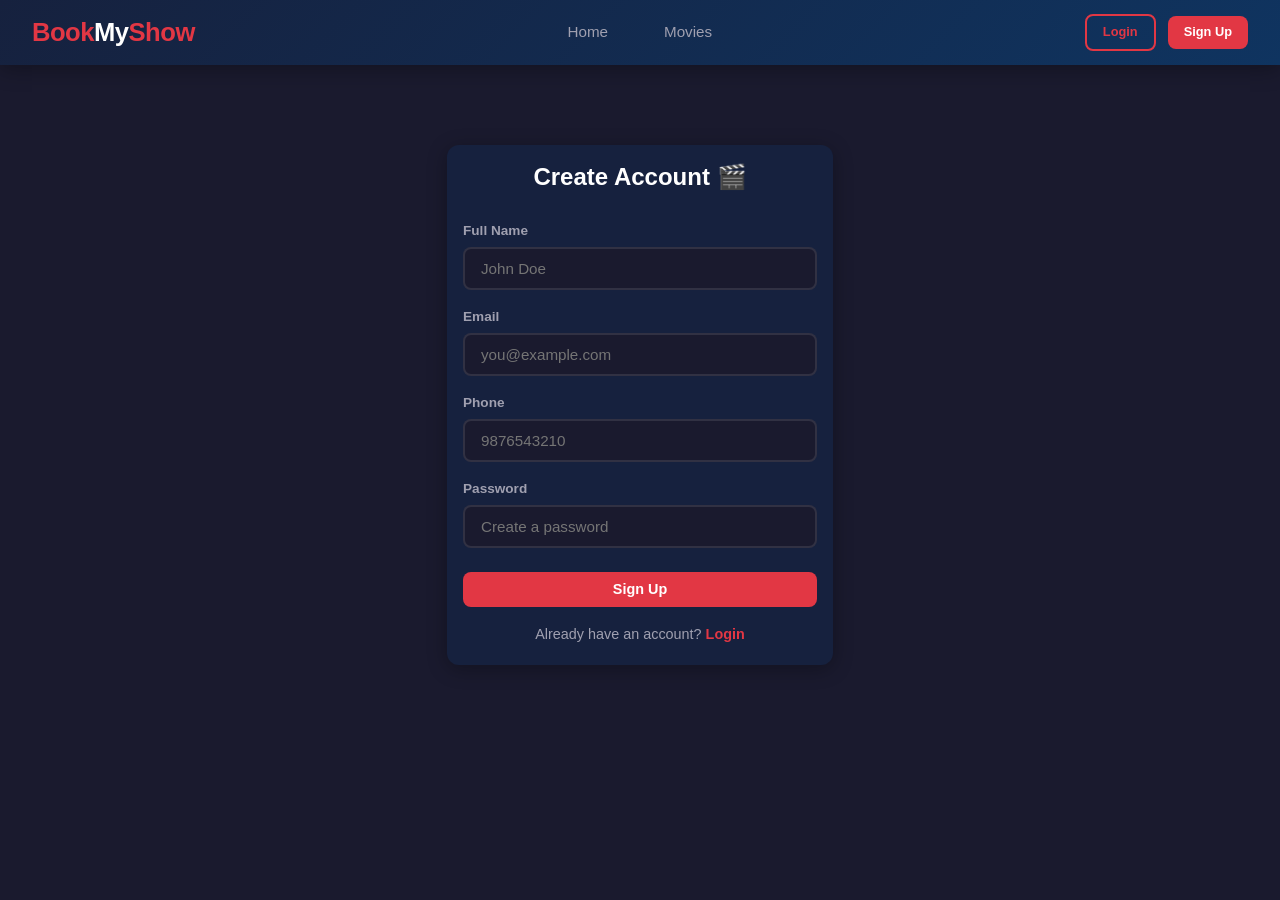
<file: register.html>
<!DOCTYPE html>
<html lang="en">
<head>
    <meta charset="UTF-8">
    <meta name="viewport" content="width=device-width, initial-scale=1.0">
    <title>Register - BookMyShow</title>
    <link rel="stylesheet" href="style.css">
</head>
<body>

    <nav class="navbar">
        <a href="index.html" class="logo">Book<span>My</span>Show</a>
        <div class="nav-links">
            <a href="index.html">Home</a>
            <a href="movies.html">Movies</a>
        </div>
        <div class="nav-user" id="nav-user"></div>
    </nav>

    <div class="container" style="max-width: 450px; margin-top: 3rem;">
        <div class="card" style="border:none;">
            <div class="card-body" style="padding: 2rem;">
                <h2 style="text-align:center; margin-bottom: 1.5rem; color: var(--white);">Create Account 🎬</h2>
                <form id="register-form" onsubmit="handleRegister(event)">
                    <div class="form-group">
                        <label>Full Name</label>
                        <input type="text" id="name" placeholder="John Doe" required>
                    </div>
                    <div class="form-group">
                        <label>Email</label>
                        <input type="email" id="email" placeholder="you@example.com" required>
                    </div>
                    <div class="form-group">
                        <label>Phone</label>
                        <input type="tel" id="phone" placeholder="9876543210">
                    </div>
                    <div class="form-group">
                        <label>Password</label>
                        <input type="password" id="password" placeholder="Create a password" required>
                    </div>
                    <button type="submit" class="btn btn-primary btn-block" style="margin-top: 0.5rem;">Sign Up</button>
                </form>
                <p style="text-align: center; margin-top: 1rem; color: var(--text-muted); font-size: 0.9rem;">
                    Already have an account? <a href="login.html" style="color: var(--primary); font-weight:600;">Login</a>
                </p>
            </div>
        </div>
    </div>

    <script src="api.js"></script>
    <script src="utils.js"></script>
    <script>
        async function handleRegister(e) {
            e.preventDefault();
            const data = {
                name: document.getElementById('name').value,
                email: document.getElementById('email').value,
                phone: document.getElementById('phone').value,
                password: document.getElementById('password').value
            };
            try {
                const user = await UserAPI.register(data);
                setLoggedInUser(user);
                showToast('Account created successfully!', 'success');
                setTimeout(() => window.location.href = '../index.html', 1000);
            } catch (err) {
                showToast(err.message, 'error');
            }
        }
    </script>
</body>
</html>
</file>
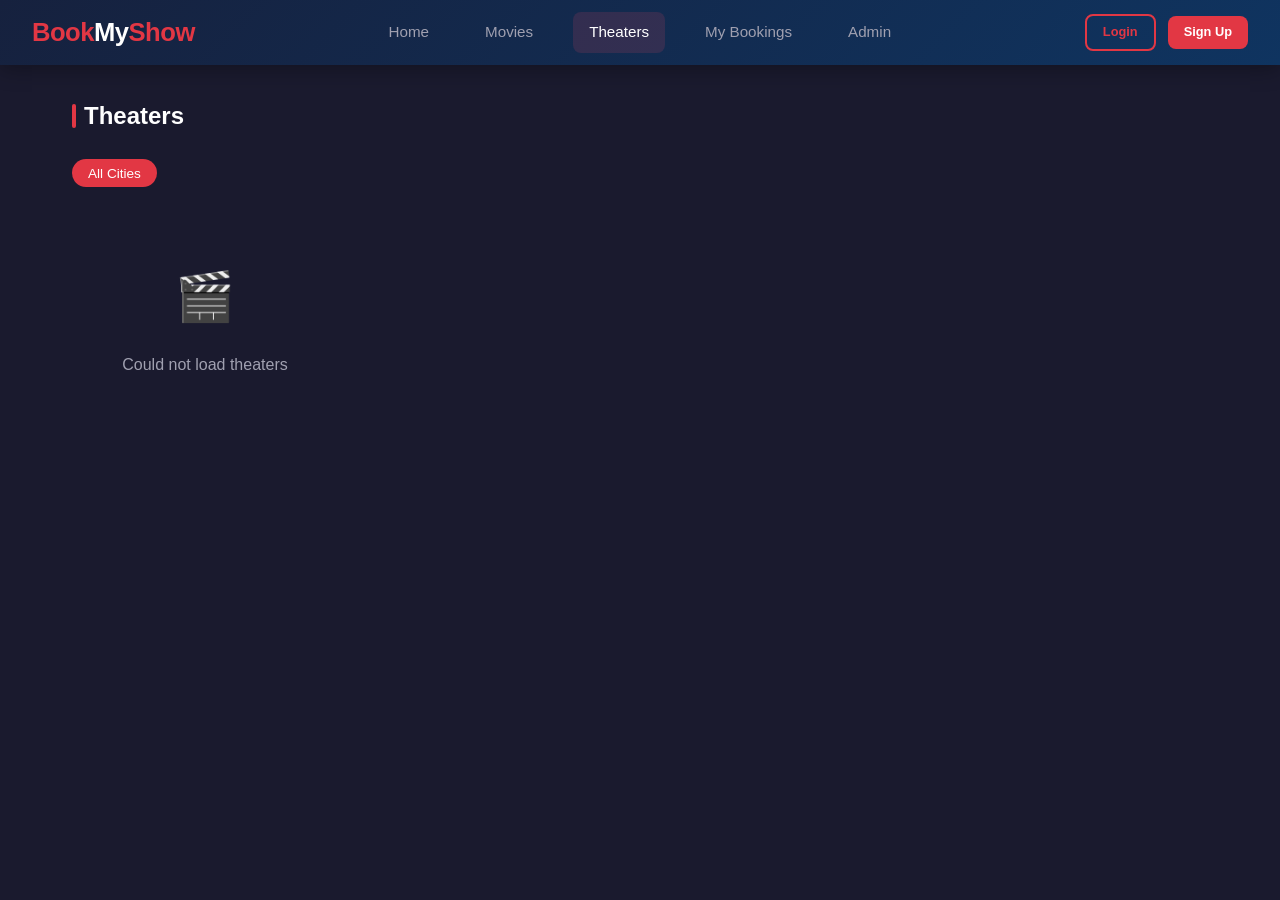
<file: theater.html>
<!DOCTYPE html>
<html lang="en">
<head>
    <meta charset="UTF-8">
    <meta name="viewport" content="width=device-width, initial-scale=1.0">
    <title>Theaters - BookMyShow</title>
    <link rel="stylesheet" href="style.css">
</head>
<body>

    <nav class="navbar">
        <a href="index.html" class="logo">Book<span>My</span>Show</a>
        <div class="nav-links">
            <a href="index.html">Home</a>
            <a href="movies.html">Movies</a>
            <a href="theater.html" class="active">Theaters</a>
            <a href="bookings.html">My Bookings</a>
            <a href="Admin.html">Admin</a>
        </div>
        <div class="nav-user" id="nav-user"></div>
    </nav>

    <div class="container">
        <h2 class="section-title">Theaters</h2>

        <!-- City filter -->
        <div class="city-bar" id="city-bar" style="background:transparent; padding:0; margin-bottom:1.5rem; border:none;">
            <button class="city-chip active" onclick="loadTheaters(); activateChip(this)">All Cities</button>
        </div>

        <div class="grid grid-3" id="theaters-grid"></div>
    </div>

    <script src="api.js"></script>
    <script src="utils.js"></script>
    <script>
        async function loadCities() {
            try {
                const cities = await CityAPI.getAll();
                const bar = document.getElementById('city-bar');
                cities.forEach(city => {
                    const chip = document.createElement('button');
                    chip.className = 'city-chip';
                    chip.textContent = city.name;
                    chip.onclick = () => {
                        activateChip(chip);
                        loadTheatersByCity(city.id);
                    };
                    bar.appendChild(chip);
                });
            } catch (e) { console.log('No cities'); }
        }

        function activateChip(el) {
            document.querySelectorAll('.city-chip').forEach(c => c.classList.remove('active'));
            el.classList.add('active');
        }

        async function loadTheaters() {
            showLoading('theaters-grid');
            try {
                const theaters = await TheaterAPI.getAll();
                renderTheaters(theaters);
            } catch (e) {
                showEmpty('theaters-grid', 'Could not load theaters');
            }
        }

        async function loadTheatersByCity(cityId) {
            showLoading('theaters-grid');
            try {
                const theaters = await TheaterAPI.getByCity(cityId);
                renderTheaters(theaters);
            } catch (e) {
                showEmpty('theaters-grid', 'No theaters in this city');
            }
        }

        function renderTheaters(theaters) {
            const grid = document.getElementById('theaters-grid');
            if (theaters.length === 0) { showEmpty('theaters-grid', 'No theaters found'); return; }
            grid.innerHTML = theaters.map(t => `
                <div class="card">
                    <div class="card-body">
                        <h3>🏛️ ${t.name}</h3>
                        <p>📍 ${t.address || 'N/A'}</p>
                        <p>🌆 ${t.city?.name || ''}, ${t.city?.state || ''}</p>
                    </div>
                    <div class="card-footer">
                        <button class="btn btn-sm btn-outline" onclick="viewScreens(${t.id}, '${t.name}')">View Screens</button>
                    </div>
                </div>
            `).join('');
        }

        async function viewScreens(theaterId, theaterName) {
            try {
                const screens = await ScreenAPI.getByTheater(theaterId);
                if (screens.length === 0) { showToast('No screens found', 'info'); return; }
                let msg = `${theaterName} Screens:\n`;
                screens.forEach(s => msg += `\n• ${s.name} (${s.totalSeats || '?'} seats)`);
                alert(msg);
            } catch (e) {
                showToast('Could not load screens', 'error');
            }
        }

        loadCities();
        loadTheaters();
    </script>
</body>
</html>
</file>
<file: style.css>
/* ===== RESET & BASE ===== */
*, *::before, *::after { margin: 0; padding: 0; box-sizing: border-box; }

:root {
    --primary: #e23744;
    --primary-dark: #c1293a;
    --bg-dark: #1a1a2e;
    --bg-card: #16213e;
    --bg-light: #0f3460;
    --text: #eaeaea;
    --text-muted: #a0a0b0;
    --accent: #e94560;
    --success: #2ecc71;
    --warning: #f39c12;
    --white: #ffffff;
    --shadow: 0 4px 20px rgba(0,0,0,0.3);
    --radius: 12px;
    --transition: all 0.3s ease;
}

body {
    font-family: 'Segoe UI', Tahoma, Geneva, Verdana, sans-serif;
    background: var(--bg-dark);
    color: var(--text);
    min-height: 100vh;
    line-height: 1.6;
}

a { text-decoration: none; color: inherit; }
ul { list-style: none; }
img { max-width: 100%; display: block; }

/* ===== NAVBAR ===== */
.navbar {
    background: linear-gradient(135deg, var(--bg-card), var(--bg-light));
    padding: 0 2rem;
    display: flex;
    align-items: center;
    justify-content: space-between;
    height: 65px;
    position: sticky;
    top: 0;
    z-index: 1000;
    box-shadow: var(--shadow);
}

.navbar .logo {
    font-size: 1.6rem;
    font-weight: 800;
    color: var(--primary);
    letter-spacing: -0.5px;
}

.navbar .logo span {
    color: var(--white);
}

.nav-links {
    display: flex;
    gap: 1.5rem;
    align-items: center;
}

.nav-links a {
    color: var(--text-muted);
    font-weight: 500;
    padding: 0.5rem 1rem;
    border-radius: 8px;
    transition: var(--transition);
    font-size: 0.95rem;
}

.nav-links a:hover, .nav-links a.active {
    color: var(--white);
    background: rgba(233, 69, 96, 0.15);
}

.nav-user {
    display: flex;
    align-items: center;
    gap: 0.75rem;
}

.btn {
    padding: 0.6rem 1.5rem;
    border: none;
    border-radius: 8px;
    font-size: 0.9rem;
    font-weight: 600;
    cursor: pointer;
    transition: var(--transition);
    display: inline-flex;
    align-items: center;
    gap: 0.4rem;
}

.btn-primary {
    background: var(--primary);
    color: var(--white);
}

.btn-primary:hover {
    background: var(--primary-dark);
    transform: translateY(-1px);
}

.btn-outline {
    background: transparent;
    color: var(--primary);
    border: 2px solid var(--primary);
}

.btn-outline:hover {
    background: var(--primary);
    color: var(--white);
}

.btn-success {
    background: var(--success);
    color: var(--white);
}

.btn-success:hover {
    background: #27ae60;
}

.btn-danger {
    background: var(--accent);
    color: var(--white);
}

.btn-danger:hover {
    background: #d63851;
}

.btn-sm {
    padding: 0.4rem 1rem;
    font-size: 0.8rem;
}

.btn-block {
    width: 100%;
    justify-content: center;
}

/* Dropdown form container ko priority index do */
#tab-theaters .form-group, 
.form-group {
    position: relative;
    z-index: 10;
}

.tab {
    background: transparent !important;
    color: #fff;
    border: none;
    padding: 10px 20px;
    cursor: pointer;
    border-bottom: 3px solid transparent;
}

.tab.active {
    color: #e50914 !important;
    background: transparent !important;
    border-bottom: 3px solid #e50914 !important;
}
/* Select element ko top layer par rakho */
select.form-control, 
select {
    position: relative;
    z-index: 20;
    background-color: #1e1e2f; /* Dark background ensure karein */
    color: #ffffff;
}

.screen-section-container {
    display: flex;
    flex-direction: column;
    align-items: center;
    width: 100%;
    margin: 20px 0;
}

.screen-form-card {
    width: 100%;
    max-width: 450px;
    background: #1e293b;
    padding: 24px;
    border-radius: 10px;
    box-shadow: 0 4px 12px rgba(0,0,0,0.3);
}

.form-group {
    margin-bottom: 15px;
    display: flex;
    flex-direction: column;
}

.form-group label {
    margin-bottom: 6px;
    color: #e2e8f0;
    font-size: 14px;
}

.form-group input, 
.form-group select {
    padding: 10px 12px;
    background: #0f172a;
    border: 1px solid #334155;
    border-radius: 6px;
    color: #ffffff;
    font-size: 14px;
    width: 100%;
    box-sizing: border-box;
}

/* Red full-width button styling */
.btn-primary-full {
    width: 100%;
    padding: 12px;
    background-color: #ef4444;
    color: white;
    border: none;
    border-radius: 6px;
    font-weight: bold;
    font-size: 15px;
    cursor: pointer;
    margin-top: 10px;
    transition: background 0.2s;
}

.btn-primary-full:hover {
    background-color: #dc2626;
}

/* Seat Container Styles */
.seats-container {
    max-width: 100%;
    max-height: 350px;
    overflow-x: auto; /* Agar jyada columns hain toh sirf seats scroll honge */
    overflow-y: auto;
    padding: 15px;
    display: flex;
    flex-direction: column;
    gap: 10px;
    align-items: center;
}

#seat-map {
    display: flex;
    flex-direction: column;
    gap: 10px;
    max-height: 350px;
    overflow-y: auto;
    overflow-x: auto;
    padding: 10px;
}

/* Har ek row ki styling */
.seat-row {
    display: flex;
    flex-direction: row;
    align-items: center;
    justify-content: center;
    gap: 8px;
}

/* Row ka letter label (A, B, C...) */
.seat-row-label {
    font-weight: bold;
    color: #888;
    width: 25px;
    text-align: center;
}

/* Table container ko neeche rakho */
#theaters-table, 
.data-table {
    position: relative;
    z-index: 1;
}


.show-card {
  background: #1e1e2d;
  border-radius: 10px;
  padding: 15px 20px;
  margin-bottom: 15px;
  color: #fff;
}

.show-header {
  display: flex;
  justify-content: space-between;
  align-items: center;
  margin-bottom: 12px;
}

.show-header h3 {
  font-size: 1.3rem;
  font-weight: 700;
  margin: 0;
}

.price-tag {
  color: #4caf50;
  font-size: 1.1rem;
  font-weight: 700;
}

/* Compact Book Now Button for Movie Cards */
.btn-book-now {
    background-color: #e50914;
    color: #fff;
    border: none;
    padding: 0.4rem 0.8rem; /* Size chota kar diya */
    font-size: 0.85rem;      /* Compact font size */
    border-radius: 5px;
    font-weight: 600;
    cursor: pointer;
    text-decoration: none;
    display: inline-block;
    transition: background 0.2s ease;
}

.btn-book-now:hover {
    background-color: #f6121d;
}

/* Movie Details Poster Style */
.movie-poster-img {
    width: 220px;
    height: 320px;
    border-radius: 8px;
    object-fit: cover;
    flex-shrink: 0;
    background-color: #1a1a2e;
}

/* Movie Details Layout - Image ke bagal me content ke liye */
        .movie-detail {
            display: flex !important;
            flex-direction: row !important;
            align-items: flex-start !important;
            gap: 2rem !important;
            margin-bottom: 2rem !important;
            flex-wrap: wrap;
        }

        .movie-info {
            flex: 1 !important;
            min-width: 280px !important;
        }

         /* Movie Poster Image Support */
        .movie-poster-img {
            width: 220px;
            height: 320px;
            border-radius: 8px;
            object-fit: cover;
            flex-shrink: 0;
            background-color: #1a1a2e;
        }

        /* Compact Select Seats / Book Now Button */
        .btn-select-seats {
            background-color: #e50914;
            color: #fff;
            border: none;
            padding: 0.48rem 0.9rem;
            font-size: 0.85rem;
            border-radius: 5px;
            font-weight: 600;
            cursor: pointer;
            transition: background 0.2s ease;
        }

        .btn-select-seats:hover {
            background-color: #f6121d;
        }

        /* Seat Map Container Fix */
        .seats-container {
            width: 100%;
            max-height: 380px;
            overflow: auto;
            padding: 15px 5px;
            display: flex;
            flex-direction: column;
            align-items: center;
        }

        #seat-map {
            display: flex;
            flex-direction: column;
            gap: 12px;
            width: 100%;
            align-items: center;
        }

        /* Rows side-by-side alignment */
        .seat-row {
            display: flex !important;
            flex-direction: row !important;
            align-items: center !important;
            justify-content: center !important;
            gap: 10px;
            width: 100%;
        }

        .seat-row-label {
            font-weight: bold;
            color: #aaa;
            width: 25px;
            text-align: center;
            flex-shrink: 0;
        }

        .seats-row-wrapper {
            display: flex !important;
            flex-direction: row !important;
            flex-wrap: nowrap !important;
            gap: 8px;
            overflow-x: auto;
        }

        /* Individual Seat Styling */
        .seat {
            width: 32px;
            height: 32px;
            min-width: 32px;
            display: flex;
            align-items: center;
            justify-content: center;
            border-radius: 6px;
            font-size: 0.8rem;
            user-select: none;
            transition: all 0.2s ease;
            box-sizing: border-box;
        }

        .seat.available {
            background: #2a2a3e;
            color: #fff;
            border: 1px solid #444;
            cursor: pointer;
        }

        .seat.available:hover {
            background: #3b3b54;
            border-color: #888;
        }

        .seat.booked {
            background: #151520;
            color: #555;
            border: 1px solid #222;
            cursor: not-allowed;
        }

        .seat.selected {
            background: #e50914;
            color: #fff;
            border: 1px solid #e50914;
            font-weight: bold;
        }


/* ===== HERO ===== */
.hero {
    background: linear-gradient(135deg, var(--bg-dark) 0%, var(--bg-light) 50%, var(--bg-dark) 100%);
    padding: 4rem 2rem;
    text-align: center;
}

.hero h1 {
    font-size: 2.8rem;
    font-weight: 800;
    margin-bottom: 0.5rem;
}

.hero h1 span {
    color: var(--primary);
}

.hero p {
    color: var(--text-muted);
    font-size: 1.1rem;
    max-width: 600px;
    margin: 0 auto 2rem;
}

.search-bar {
    max-width: 500px;
    margin: 0 auto;
    display: flex;
    gap: 0.5rem;
}

.search-bar input {
    flex: 1;
    padding: 0.8rem 1.2rem;
    border-radius: 8px;
    border: 2px solid var(--bg-light);
    background: var(--bg-card);
    color: var(--text);
    font-size: 1rem;
    outline: none;
    transition: var(--transition);
}

.search-bar input:focus {
    border-color: var(--primary);
}

/* ===== CONTAINER ===== */
.container {
    max-width: 1200px;
    margin: 0 auto;
    padding: 2rem;
}

.section-title {
    font-size: 1.5rem;
    font-weight: 700;
    margin-bottom: 1.5rem;
    color: var(--white);
    display: flex;
    align-items: center;
    gap: 0.5rem;
}

.section-title::before {
    content: '';
    width: 4px;
    height: 24px;
    background: var(--primary);
    border-radius: 2px;
}

/* ===== GRID ===== */
.grid {
    display: grid;
    gap: 1.5rem;
}

.grid-2 { grid-template-columns: repeat(auto-fill, minmax(300px, 1fr)); }
.grid-3 { grid-template-columns: repeat(auto-fill, minmax(280px, 1fr)); }
.grid-4 { grid-template-columns: repeat(auto-fill, minmax(220px, 1fr)); }

/* ===== FINAL PERFECT CARD & IMAGE FIX ===== */

/* 1. Grid Layout */
.movie-grid, .grid {
    display: grid;
    grid-template-columns: repeat(auto-fill, minmax(240px, 1fr));
    gap: 1.5rem;
}

/* ===== PERFECT FULL POSTER FIX ===== */

.card {
    background: var(--bg-card);
    border-radius: var(--radius);
    overflow: hidden;
    box-shadow: var(--shadow);
    transition: var(--transition);
    border: 1px solid rgba(255, 255, 255, 0.05);
    
    display: flex;
    flex-direction: column;
    justify-content: space-between;
    height: 520px !important; /* Total height badha di taaki poster bada dikhe */
    padding: 0 !important;
}

.card img, 
.card-img {
    width: 100% !important;
    height: 310px !important; /* Height 200px se badha kar 310px kar di */
    object-fit: cover !important;
    object-position: center !important; /* Center alignment se upar-neeche dono dikhega */
    display: block !important;
    margin: 0 !important;
    padding: 0 !important;
    border-radius: 0 !important;
}

.card-body {
    padding: 0.8rem 1rem !important;
    flex-grow: 1;
    display: flex;
    flex-direction: column;
}

.card-body h3 {
    font-size: 1rem;
    font-weight: 700;
    margin-bottom: 0.2rem;
    color: var(--white);
    
    white-space: nowrap;
    overflow: hidden;
    text-overflow: ellipsis;
}

.card-body p {
    font-size: 0.8rem;
    color: var(--text-muted);
    margin-bottom: 0.3rem;
    
    display: -webkit-box;
    -webkit-line-clamp: 2;
    -webkit-box-orient: vertical;
    overflow: hidden;
    text-overflow: ellipsis;
    min-height: 2.4em;
}

.card-footer {
    padding: 0.6rem 1rem !important;
    border-top: 1px solid rgba(255, 255, 255, 0.05);
    display: flex;
    justify-content: space-between;
    align-items: center;
    margin-top: auto;
}

/* Badge Pills Styling */
.badge {
    padding: 3px 10px !important;
    border-radius: 20px !important;
    font-size: 0.75rem !important;
    font-weight: 600 !important;
    display: inline-flex !important;
    align-items: center !important;
    gap: 4px !important;
}

.badge-genre {
    background: rgba(229, 9, 20, 0.25) !important;
    color: #ff5252 !important;
    border: 1px solid rgba(229, 9, 20, 0.4) !important;
}

.badge-lang {
    background: rgba(0, 150, 136, 0.25) !important;
    color: #26a69a !important;
    border: 1px solid rgba(0, 150, 136, 0.4) !important;
}

.badge-rating {
    background: rgba(255, 160, 0, 0.25) !important;
    color: #ffca28 !important;
    border: 1px solid rgba(255, 160, 0, 0.4) !important;
}
/* ===== MODAL ===== */
.modal-overlay {
    display: none;
    position: fixed;
    inset: 0;
    background: rgba(0,0,0,0.7);
    z-index: 2000;
    justify-content: center;
    align-items: center;
    backdrop-filter: blur(4px);
}

.modal-overlay.active {
    display: flex;
}

.modal {
    background: var(--bg-card);
    border-radius: var(--radius);
    padding: 2rem;
    width: 90%;
    max-width: 500px;
    max-height: 85vh;
    overflow-y: auto;
    box-shadow: var(--shadow);
    position: relative;
}

.modal h2 {
    font-size: 1.4rem;
    margin-bottom: 1.5rem;
    color: var(--white);
}

.modal-close {
    position: absolute;
    top: 1rem;
    right: 1rem;
    background: none;
    border: none;
    color: var(--text-muted);
    font-size: 1.5rem;
    cursor: pointer;
    transition: var(--transition);
}

.modal-close:hover { color: var(--primary); }

/* ===== FORM ===== */
.form-group {
    margin-bottom: 1rem;
}

.form-group label {
    display: block;
    font-size: 0.85rem;
    font-weight: 600;
    color: var(--text-muted);
    margin-bottom: 0.3rem;
}

.form-group input,
.form-group select,
.form-group textarea {
    width: 100%;
    padding: 0.7rem 1rem;
    border-radius: 8px;
    border: 2px solid rgba(255,255,255,0.1);
    background: var(--bg-dark);
    color: var(--text);
    font-size: 0.95rem;
    outline: none;
    transition: var(--transition);
}

.form-group input:focus,
.form-group select:focus {
    border-color: var(--primary);
}

/* ===== SEAT MAP ===== */
.seat-map {
    display: flex;
    flex-direction: column;
    align-items: center;
    gap: 0.5rem;
    margin: 1.5rem 0;
}

.seat-row {
    display: flex;
    gap: 0.5rem;
    align-items: center;
}

.seat-row-label {
    width: 24px;
    font-size: 0.8rem;
    font-weight: 700;
    color: var(--text-muted);
    text-align: center;
}

.seat {
    width: 36px;
    height: 36px;
    border-radius: 6px 6px 10px 10px;
    display: flex;
    align-items: center;
    justify-content: center;
    font-size: 0.65rem;
    font-weight: 700;
    cursor: pointer;
    transition: var(--transition);
    border: 2px solid transparent;
}

.seat.available {
    background: var(--bg-light);
    color: var(--text-muted);
    border-color: rgba(255,255,255,0.15);
}

.seat.available:hover {
    background: rgba(233, 69, 96, 0.3);
    border-color: var(--primary);
}

.seat.selected {
    background: var(--primary);
    color: var(--white);
    border-color: var(--primary);
}

.seat.booked {
    background: rgba(255,255,255,0.05);
    color: rgba(255,255,255,0.2);
    cursor: not-allowed;
    border-color: rgba(255,255,255,0.05);
}

.seat.vip { border-bottom: 3px solid var(--warning); }
.seat.premium { border-bottom: 3px solid var(--success); }

.screen-indicator {
    width: 60%;
    max-width: 300px;
    height: 6px;
    background: linear-gradient(to right, transparent, var(--text-muted), transparent);
    border-radius: 50%;
    margin-bottom: 1rem;
}

.screen-label {
    font-size: 0.75rem;
    color: var(--text-muted);
    letter-spacing: 3px;
    text-transform: uppercase;
    margin-bottom: 0.3rem;
}

.seat-legend {
    display: flex;
    gap: 1.5rem;
    justify-content: center;
    margin-top: 1rem;
    flex-wrap: wrap;
}

.seat-legend-item {
    display: flex;
    align-items: center;
    gap: 0.4rem;
    font-size: 0.8rem;
    color: var(--text-muted);
}

.seat-legend-box {
    width: 18px;
    height: 18px;
    border-radius: 4px;
}


/* ===== TABLE ===== */
.data-table {
    width: 100%;
    border-collapse: collapse;
    margin-top: 1rem;
}

.data-table th, .data-table td {
    padding: 0.8rem 1rem;
    text-align: left;
    border-bottom: 1px solid rgba(255,255,255,0.05);
    font-size: 0.9rem;
}

.data-table th {
    background: var(--bg-light);
    color: var(--text-muted);
    font-weight: 600;
    text-transform: uppercase;
    font-size: 0.8rem;
    letter-spacing: 0.5px;
}

.data-table tr:hover {
    background: rgba(255,255,255,0.02);
}

/* ===== SHOW LIST ===== */
.show-card {
    background: var(--bg-card);
    border-radius: var(--radius);
    padding: 1.2rem;
    display: flex;
    justify-content: space-between;
    align-items: center;
    border: 1px solid rgba(255,255,255,0.05);
    transition: var(--transition);
}

.show-card:hover {
    border-color: rgba(233, 69, 96, 0.3);
}

.show-info h4 {
    color: var(--white);
    margin-bottom: 0.2rem;
}

.show-info p {
    color: var(--text-muted);
    font-size: 0.85rem;
}

.show-meta {
    text-align: right;
}

.show-meta .price {
    font-size: 1.2rem;
    font-weight: 700;
    color: var(--success);
}

/* ===== BOOKING SUMMARY ===== */
.booking-summary {
    background: var(--bg-card);
    border-radius: var(--radius);
    padding: 1.5rem;
    border: 1px solid rgba(255,255,255,0.05);
}

.booking-summary h3 {
    margin-bottom: 1rem;
    color: var(--white);
}

.summary-row {
    display: flex;
    justify-content: space-between;
    padding: 0.5rem 0;
    font-size: 0.9rem;
    border-bottom: 1px solid rgba(255,255,255,0.05);
}

.summary-row:last-child {
    border-bottom: none;
    font-weight: 700;
    font-size: 1.1rem;
    color: var(--success);
    padding-top: 0.8rem;
}

/* ===== TABS ===== */
.tabs {
    display: flex;
    gap: 0.5rem;
    margin-bottom: 1.5rem;
    border-bottom: 2px solid rgba(255,255,255,0.05);
    padding-bottom: 0;
}

.tab {
    padding: 0.7rem 1.5rem;
    font-size: 0.9rem;
    font-weight: 600;
    color: var(--text-muted);
    cursor: pointer;
    border-bottom: 3px solid transparent;
    transition: var(--transition);
    background: none;
    border-top: none;
    border-left: none;
    border-right: none;
}

.tab:hover { color: var(--white); }

.tab.active {
    color: var(--primary);
    border-bottom-color: var(--primary);
}

/* ===== CITY SELECTOR ===== */
.city-bar {
    background: var(--bg-card);
    padding: 0.8rem 2rem;
    display: flex;
    align-items: center;
    gap: 1rem;
    border-bottom: 1px solid rgba(255,255,255,0.05);
    overflow-x: auto;
}

.city-chip {
    padding: 0.4rem 1rem;
    border-radius: 20px;
    font-size: 0.85rem;
    font-weight: 500;
    cursor: pointer;
    background: var(--bg-dark);
    color: var(--text-muted);
    white-space: nowrap;
    transition: var(--transition);
    border: none;
}

.city-chip:hover, .city-chip.active {
    background: var(--primary);
    color: var(--white);
}

/* ===== TOAST ===== */
.toast-container {
    position: fixed;
    top: 80px;
    right: 20px;
    z-index: 3000;
    display: flex;
    flex-direction: column;
    gap: 0.5rem;
}

.toast {
    padding: 0.8rem 1.5rem;
    border-radius: 8px;
    font-size: 0.9rem;
    font-weight: 500;
    color: var(--white);
    box-shadow: var(--shadow);
    animation: slideIn 0.3s ease, fadeOut 0.3s ease 2.7s;
    min-width: 250px;
}

.toast-success { background: var(--success); }
.toast-error { background: var(--accent); }
.toast-info { background: var(--bg-light); }

@keyframes slideIn {
    from { transform: translateX(100%); opacity: 0; }
    to { transform: translateX(0); opacity: 1; }
}

@keyframes fadeOut {
    to { opacity: 0; transform: translateX(100%); }
}

/* ===== LOADING ===== */
.spinner {
    display: inline-block;
    width: 30px;
    height: 30px;
    border: 3px solid rgba(255,255,255,0.1);
    border-top-color: var(--primary);
    border-radius: 50%;
    animation: spin 0.8s linear infinite;
}

@keyframes spin {
    to { transform: rotate(360deg); }
}

.loading-center {
    display: flex;
    justify-content: center;
    padding: 3rem;
}

/* ===== EMPTY STATE ===== */
.empty-state {
    text-align: center;
    padding: 3rem;
    color: var(--text-muted);
}

.empty-state .icon {
    font-size: 3rem;
    margin-bottom: 1rem;
}

/* ===== RESPONSIVE ===== */
@media (max-width: 768px) {
    .navbar { padding: 0 1rem; }
    .nav-links { gap: 0.5rem; }
    .nav-links a { padding: 0.4rem 0.6rem; font-size: 0.8rem; }
    .hero h1 { font-size: 1.8rem; }
    .container { padding: 1rem; }
    .grid-3, .grid-4 { grid-template-columns: 1fr 1fr; }
    .show-card { flex-direction: column; gap: 1rem; text-align: center; }
    .show-meta { text-align: center; }
}

@media (max-width: 480px) {
    .grid-3, .grid-4 { grid-template-columns: 1fr; }
}
</file>
